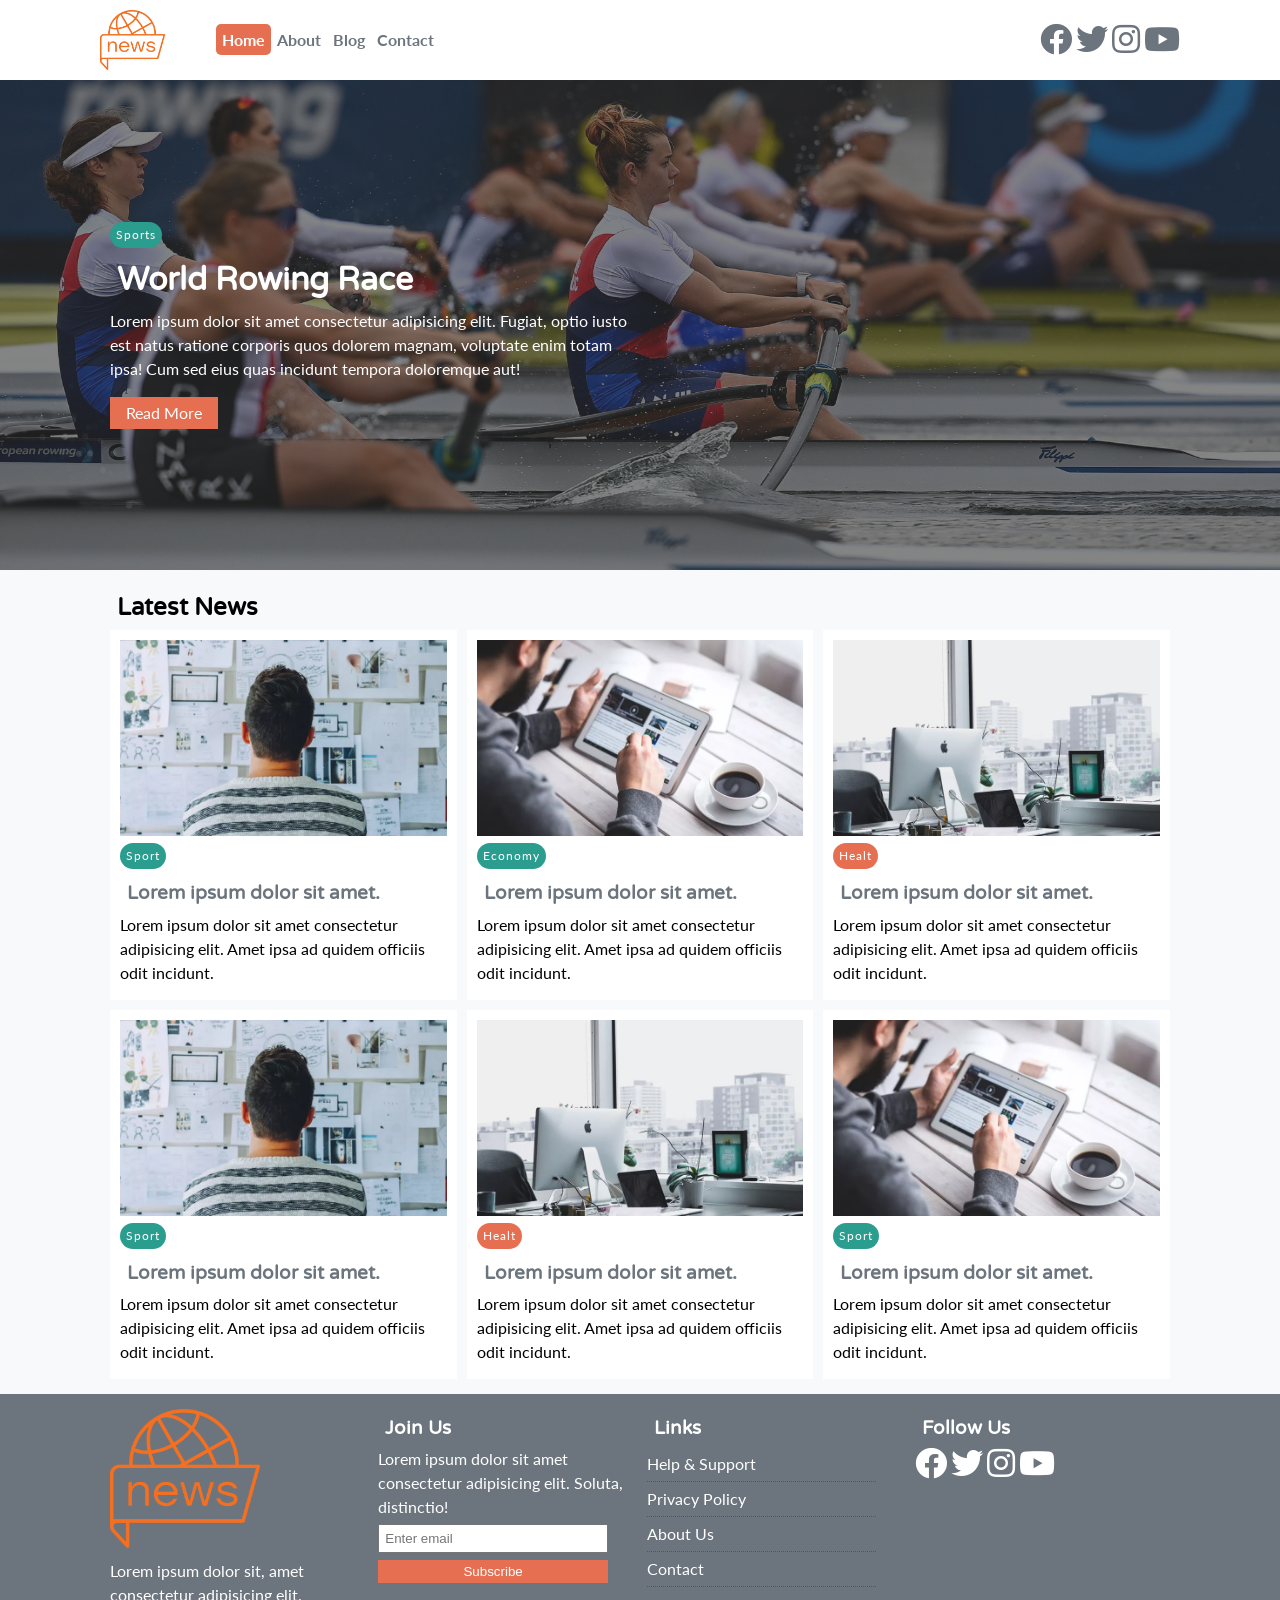
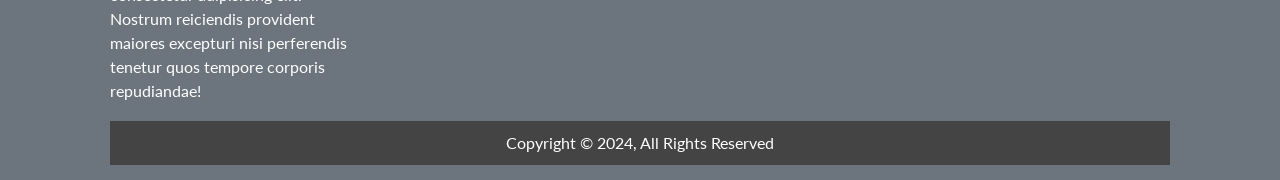
<file: news-site/index.html>
<!DOCTYPE html>
<html lang="tr">
<head>
    <meta charset="UTF-8">
    <meta http-equiv="X-UA-Compatible" content="IE=edge">
    <meta name="viewport" content="width=device-width, initial-scale=1.0">
    <link rel="stylesheet" href="https://cdnjs.cloudflare.com/ajax/libs/font-awesome/5.9.0/css/all.min.css" integrity="sha512-q3eWabyZPc1XTCmF+8/LuE1ozpg5xxn7iO89yfSOd5/oKvyqLngoNGsx8jq92Y8eXJ/IRxQbEC+FGSYxtk2oiw==" crossorigin="anonymous" referrerpolicy="no-referrer" />
    <link href="https://fonts.googleapis.com/css2?family=Lato&family=Varela+Round&display=swap" rel="stylesheet">
    <link rel="stylesheet" href="css/style.css">
    <link rel="stylesheet" media="screen and (max-width: 768px)" href="css/mobile.css">
    <title>News Site</title>
</head>
<body>
    <!-- navbar -->
    <nav id="main-nav" class="nav">
        <div class="container">
            <img src="img/logo.png" alt="" class="logo">
            <ul>
                <li><a class="active" href="index.html">Home</a></li>
                <li><a href="about.html">About</a></li>
                <li><a href="article.html">Blog</a></li>
                <li><a href="contact.html">Contact</a></li>
            </ul>
            <div class="social-icons">
                <a href="#"><i class="fab fa-facebook fa-2x"></i></a>
                <a href="#"><i class="fab fa-twitter fa-2x"></i></a>
                <a href="#"><i class="fab fa-instagram fa-2x"></i></a>
                <a href="#"><i class="fab fa-youtube fa-2x"></i></a>
            </div>
        </div>
    </nav>

    <!-- header -->
    <header id="header">
        <div class="container">
            <div class="header-container">
                <div class="header-content">
                    <div class="category bg-secondary">Sports</div>
                    <h1>World Rowing Race</h1>
                    <p class="mb-4">Lorem ipsum dolor sit amet consectetur adipisicing elit. Fugiat, optio iusto est natus ratione corporis quos dolorem magnam, voluptate enim totam ipsa! Cum sed eius quas incidunt tempora doloremque aut!</p>
                    <a href="#" class="btn btn-primary">Read More</a>
                </div>
            </div>
        </div>
    </header>

    <!-- articles -->
    <section id="main-articles" class="py-2">
        <div class="container">
            <h2>Latest News</h2>
            <div class="articles-container">
                <article class="card">
                    <img src="img/img-1.webp" alt="">
                    <div>
                        <div class="category bg-secondary">Sport</div>
                        <h3><a href="article.html">Lorem ipsum dolor sit amet.</a></h3>
                        <p>Lorem ipsum dolor sit amet consectetur adipisicing elit. Amet ipsa ad quidem officiis odit incidunt.</p>
                    </div>                   
                </article>
                <article class="card">
                    <img src="img/img-2.webp" alt="">
                    <div>
                        <div class="category bg-secondary">Economy</div>
                        <h3><a href="article.html">Lorem ipsum dolor sit amet.</a></h3>
                        <p>Lorem ipsum dolor sit amet consectetur adipisicing elit. Amet ipsa ad quidem officiis odit incidunt.</p>
                    </div>                   
                </article>
                <article class="card">
                    <img src="img/img-3.webp" alt="">
                    <div>
                        <div class="category bg-primary">Healt</div>
                        <h3><a href="article.html">Lorem ipsum dolor sit amet.</a></h3>
                        <p>Lorem ipsum dolor sit amet consectetur adipisicing elit. Amet ipsa ad quidem officiis odit incidunt.</p>
                    </div>                   
                </article>
                <article class="card">
                    <img src="img/img-1.webp" alt="">
                    <div>
                        <div class="category bg-secondary">Sport</div>
                        <h3><a href="article.html">Lorem ipsum dolor sit amet.</a></h3>
                        <p>Lorem ipsum dolor sit amet consectetur adipisicing elit. Amet ipsa ad quidem officiis odit incidunt.</p>
                    </div>                   
                </article>
                <article class="card">
                    <img src="img/img-3.webp" alt="">
                    <div>
                        <div class="category bg-primary">Healt</div>
                        <h3><a href="article.html">Lorem ipsum dolor sit amet.</a></h3>
                        <p>Lorem ipsum dolor sit amet consectetur adipisicing elit. Amet ipsa ad quidem officiis odit incidunt.</p>
                    </div>                   
                </article>
                <article class="card">
                    <img src="img/img-2.webp" alt="">
                    <div>
                        <div class="category bg-secondary">Sport</div>
                        <h3><a href="article.html">Lorem ipsum dolor sit amet.</a></h3>
                        <p>Lorem ipsum dolor sit amet consectetur adipisicing elit. Amet ipsa ad quidem officiis odit incidunt.</p>
                    </div>                   
                </article>
            </div>
        </div>
    </section>

    <!-- footerr -->
    <footer id="main-footer" class="py-2">
        <div class="container footer-container">
            <div>
                <img src="img/logo.png" alt="">
                <p>
                    Lorem ipsum dolor sit, amet consectetur adipisicing elit. Nostrum reiciendis provident maiores excepturi nisi perferendis tenetur quos tempore corporis repudiandae!
                </p>
            </div>
            <div>
                <h3>Join Us</h3>
                <p>Lorem ipsum dolor sit amet consectetur adipisicing elit. Soluta, distinctio!</p>
                <form action="">
                    <input type="email" name="" id="" placeholder="Enter email">
                    <input type="submit" value="Subscribe" class="btn btn-primary">
                </form>
            </div>
            <div>
                <h3>Links</h3>
                <ul>
                    <li><a href="">Help & Support</a></li>
                    <li><a href="">Privacy Policy</a></li>
                    <li><a href="">About Us</a></li>
                    <li><a href="">Contact</a></li>
                </ul>
            </div>
            <div>
                <h3>Follow Us</h3>
                <div>
                    <a href=""><i class="fab fa-facebook fa-2x"></i></a>
                    <a href=""><i class="fab fa-twitter fa-2x"></i></a>
                    <a href=""><i class="fab fa-instagram fa-2x"></i></a>
                    <a href=""><i class="fab fa-youtube fa-2x"></i></a>
                </div>
            </div>
            <div>
                <p>Copyright &copy; 2024, All Rights Reserved</p>
            </div>
        </div>
    </footer>

</body>
</html>
</file>
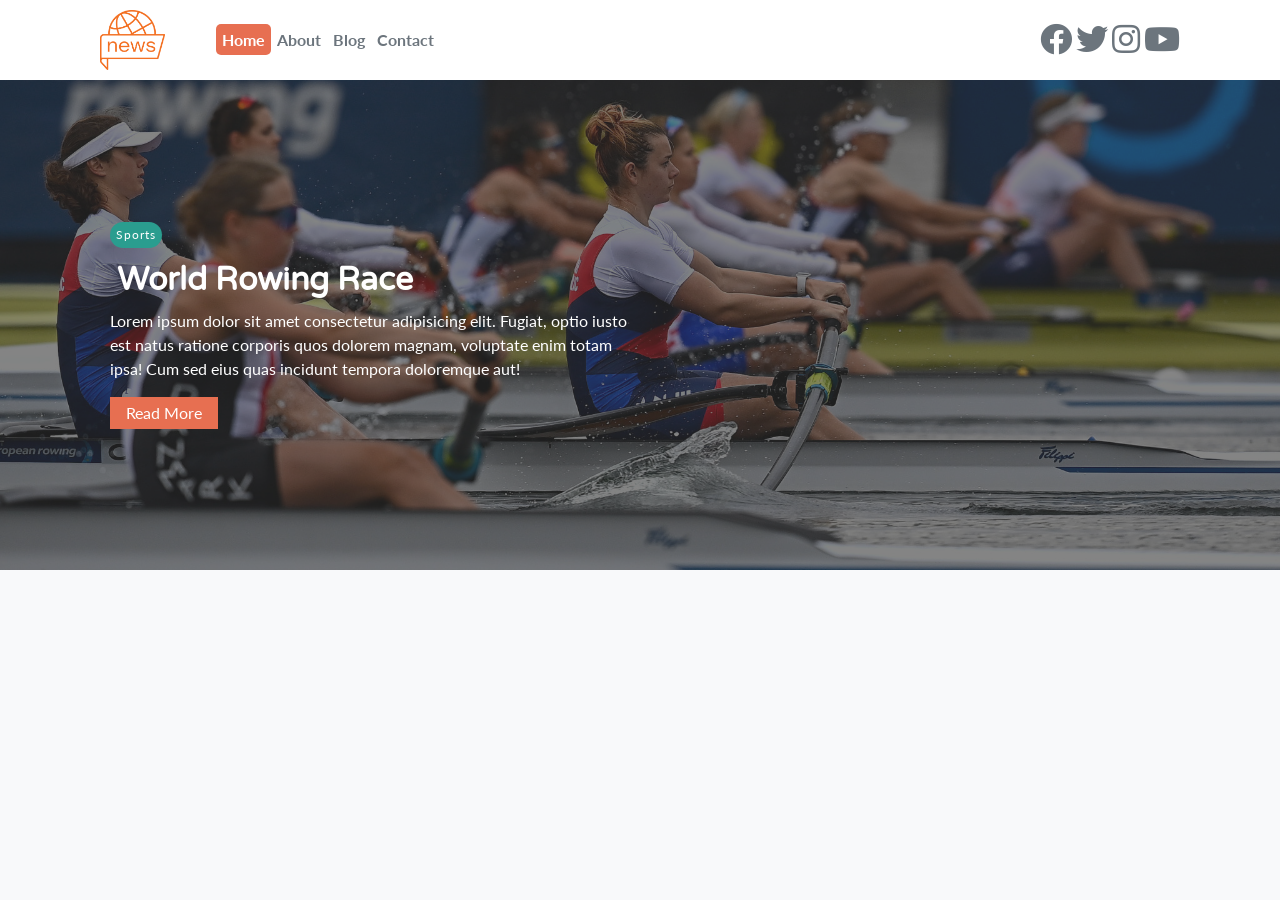
<file: 4_news_site_header/news-site/index.html>
<!DOCTYPE html>
<html lang="tr">
<head>
    <meta charset="UTF-8">
    <meta http-equiv="X-UA-Compatible" content="IE=edge">
    <meta name="viewport" content="width=device-width, initial-scale=1.0">
    <link rel="stylesheet" href="https://cdnjs.cloudflare.com/ajax/libs/font-awesome/5.9.0/css/all.min.css" integrity="sha512-q3eWabyZPc1XTCmF+8/LuE1ozpg5xxn7iO89yfSOd5/oKvyqLngoNGsx8jq92Y8eXJ/IRxQbEC+FGSYxtk2oiw==" crossorigin="anonymous" referrerpolicy="no-referrer" />
    <link href="https://fonts.googleapis.com/css2?family=Lato&family=Varela+Round&display=swap" rel="stylesheet">
    <link rel="stylesheet" href="css/style.css">
    <title>News Site</title>
</head>
<body>
    <!-- navbar -->
    <nav id="main-nav" class="nav">
        <div class="container">
            <img src="img/logo.png" alt="" class="logo">
            <ul>
                <li><a class="active" href="index.html">Home</a></li>
                <li><a href="about.html">About</a></li>
                <li><a href="blog.html">Blog</a></li>
                <li><a href="contact.html">Contact</a></li>
            </ul>
            <div class="social-icons">
                <a href="#"><i class="fab fa-facebook fa-2x"></i></a>
                <a href="#"><i class="fab fa-twitter fa-2x"></i></a>
                <a href="#"><i class="fab fa-instagram fa-2x"></i></a>
                <a href="#"><i class="fab fa-youtube fa-2x"></i></a>
            </div>
        </div>
    </nav>

    <!-- header -->
    <header id="header">
        <div class="container">
            <div class="header-container">
                <div class="header-content">
                    <div class="category bg-secondary">Sports</div>
                    <h1>World Rowing Race</h1>
                    <p class="mb-4">Lorem ipsum dolor sit amet consectetur adipisicing elit. Fugiat, optio iusto est natus ratione corporis quos dolorem magnam, voluptate enim totam ipsa! Cum sed eius quas incidunt tempora doloremque aut!</p>
                    <a href="#" class="btn btn-primary">Read More</a>
                </div>
            </div>
        </div>
    </header>

</body>
</html>
</file>
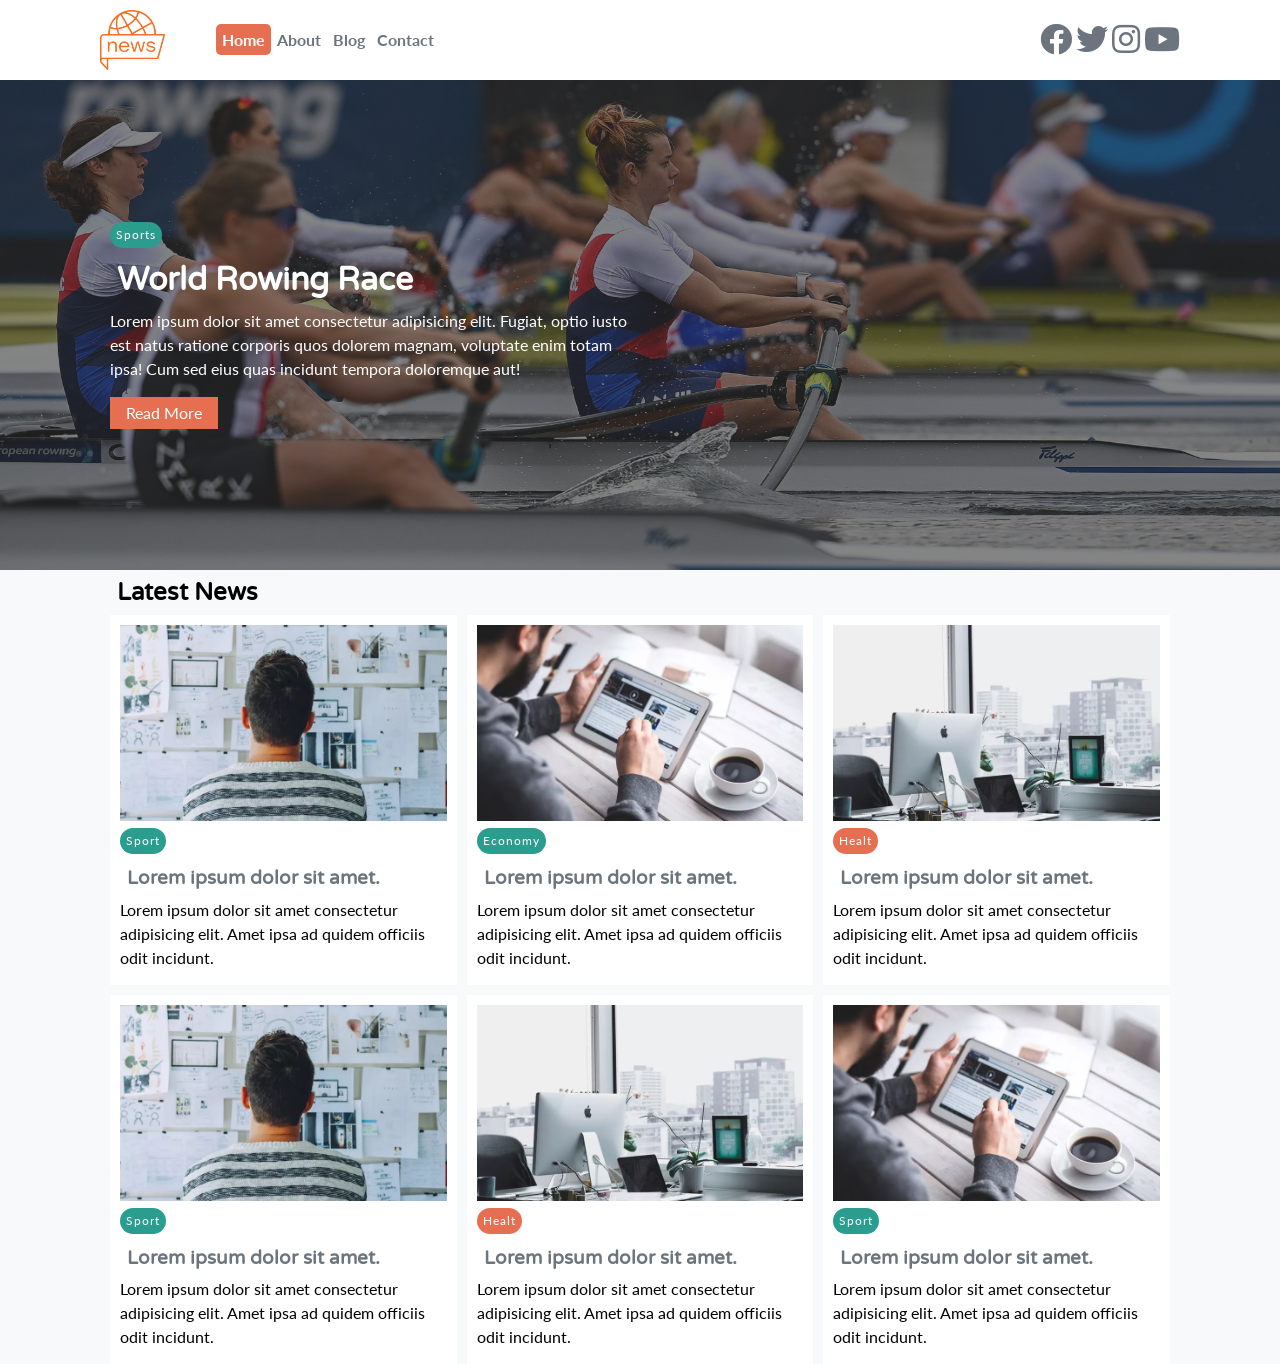
<file: 5_news_site_article_grid/news-site/index.html>
<!DOCTYPE html>
<html lang="tr">
<head>
    <meta charset="UTF-8">
    <meta http-equiv="X-UA-Compatible" content="IE=edge">
    <meta name="viewport" content="width=device-width, initial-scale=1.0">
    <link rel="stylesheet" href="https://cdnjs.cloudflare.com/ajax/libs/font-awesome/5.9.0/css/all.min.css" integrity="sha512-q3eWabyZPc1XTCmF+8/LuE1ozpg5xxn7iO89yfSOd5/oKvyqLngoNGsx8jq92Y8eXJ/IRxQbEC+FGSYxtk2oiw==" crossorigin="anonymous" referrerpolicy="no-referrer" />
    <link href="https://fonts.googleapis.com/css2?family=Lato&family=Varela+Round&display=swap" rel="stylesheet">
    <link rel="stylesheet" href="css/style.css">
    <title>News Site</title>
</head>
<body>
    <!-- navbar -->
    <nav id="main-nav" class="nav">
        <div class="container">
            <img src="img/logo.png" alt="" class="logo">
            <ul>
                <li><a class="active" href="index.html">Home</a></li>
                <li><a href="about.html">About</a></li>
                <li><a href="blog.html">Blog</a></li>
                <li><a href="contact.html">Contact</a></li>
            </ul>
            <div class="social-icons">
                <a href="#"><i class="fab fa-facebook fa-2x"></i></a>
                <a href="#"><i class="fab fa-twitter fa-2x"></i></a>
                <a href="#"><i class="fab fa-instagram fa-2x"></i></a>
                <a href="#"><i class="fab fa-youtube fa-2x"></i></a>
            </div>
        </div>
    </nav>

    <!-- header -->
    <header id="header">
        <div class="container">
            <div class="header-container">
                <div class="header-content">
                    <div class="category bg-secondary">Sports</div>
                    <h1>World Rowing Race</h1>
                    <p class="mb-4">Lorem ipsum dolor sit amet consectetur adipisicing elit. Fugiat, optio iusto est natus ratione corporis quos dolorem magnam, voluptate enim totam ipsa! Cum sed eius quas incidunt tempora doloremque aut!</p>
                    <a href="#" class="btn btn-primary">Read More</a>
                </div>
            </div>
        </div>
    </header>

    <section id="main-articles">
        <div class="container">
            <h2>Latest News</h2>
            <div class="articles-container">
                <article class="card">
                    <img src="img/img-1.webp" alt="">
                    <div>
                        <div class="category bg-secondary">Sport</div>
                        <h3><a href="article.html">Lorem ipsum dolor sit amet.</a></h3>
                        <p>Lorem ipsum dolor sit amet consectetur adipisicing elit. Amet ipsa ad quidem officiis odit incidunt.</p>
                    </div>                   
                </article>
                <article class="card">
                    <img src="img/img-2.webp" alt="">
                    <div>
                        <div class="category bg-secondary">Economy</div>
                        <h3><a href="article.html">Lorem ipsum dolor sit amet.</a></h3>
                        <p>Lorem ipsum dolor sit amet consectetur adipisicing elit. Amet ipsa ad quidem officiis odit incidunt.</p>
                    </div>                   
                </article>
                <article class="card">
                    <img src="img/img-3.webp" alt="">
                    <div>
                        <div class="category bg-primary">Healt</div>
                        <h3><a href="article.html">Lorem ipsum dolor sit amet.</a></h3>
                        <p>Lorem ipsum dolor sit amet consectetur adipisicing elit. Amet ipsa ad quidem officiis odit incidunt.</p>
                    </div>                   
                </article>
                <article class="card">
                    <img src="img/img-1.webp" alt="">
                    <div>
                        <div class="category bg-secondary">Sport</div>
                        <h3><a href="article.html">Lorem ipsum dolor sit amet.</a></h3>
                        <p>Lorem ipsum dolor sit amet consectetur adipisicing elit. Amet ipsa ad quidem officiis odit incidunt.</p>
                    </div>                   
                </article>
                <article class="card">
                    <img src="img/img-3.webp" alt="">
                    <div>
                        <div class="category bg-primary">Healt</div>
                        <h3><a href="article.html">Lorem ipsum dolor sit amet.</a></h3>
                        <p>Lorem ipsum dolor sit amet consectetur adipisicing elit. Amet ipsa ad quidem officiis odit incidunt.</p>
                    </div>                   
                </article>
                <article class="card">
                    <img src="img/img-2.webp" alt="">
                    <div>
                        <div class="category bg-secondary">Sport</div>
                        <h3><a href="article.html">Lorem ipsum dolor sit amet.</a></h3>
                        <p>Lorem ipsum dolor sit amet consectetur adipisicing elit. Amet ipsa ad quidem officiis odit incidunt.</p>
                    </div>                   
                </article>
            </div>
        </div>
    </section>

</body>
</html>
</file>
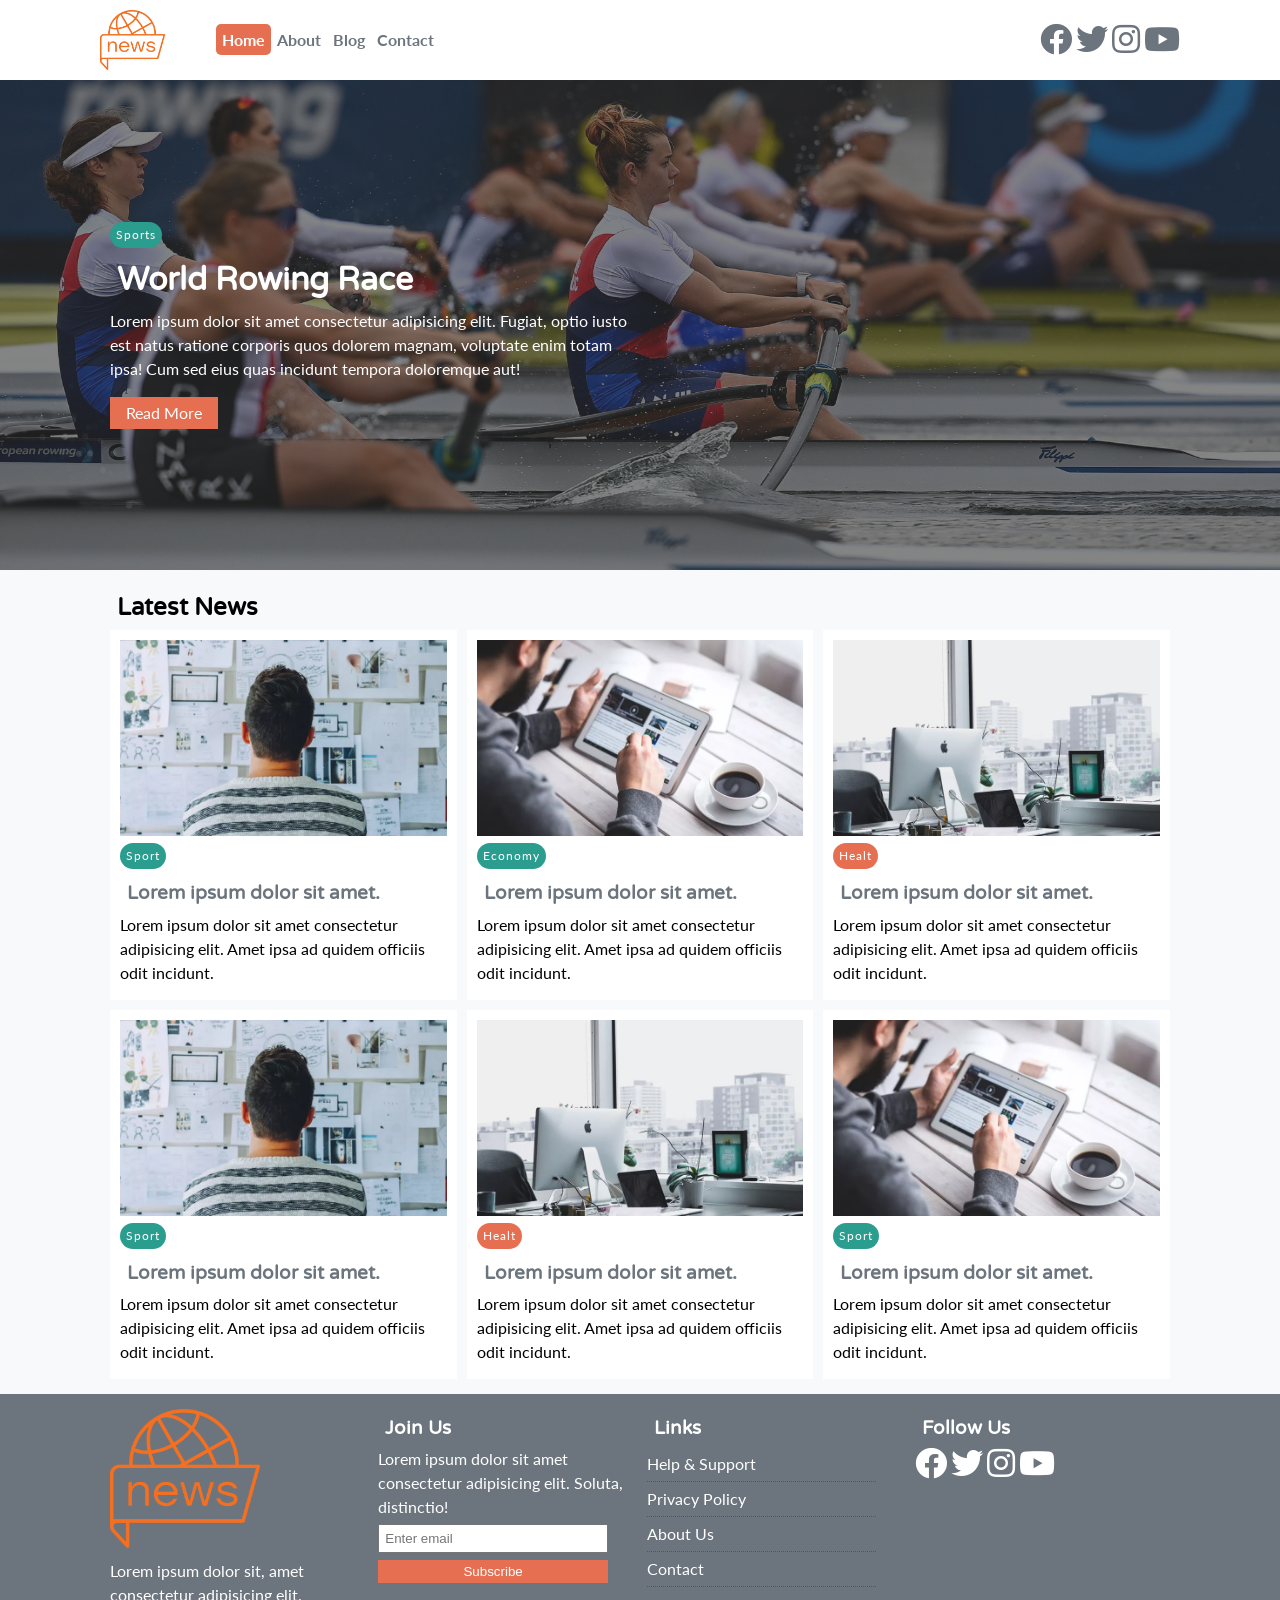
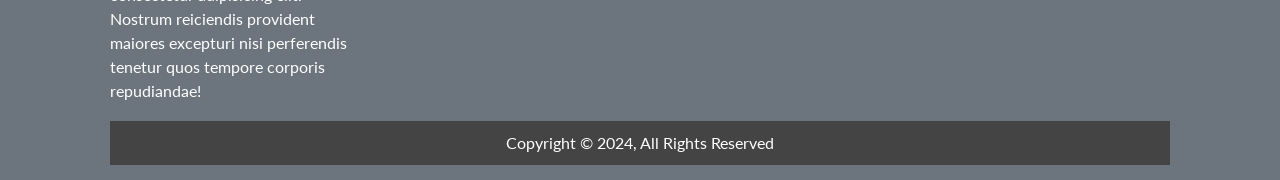
<file: 6_news_site_footer/news-site/index.html>
<!DOCTYPE html>
<html lang="tr">
<head>
    <meta charset="UTF-8">
    <meta http-equiv="X-UA-Compatible" content="IE=edge">
    <meta name="viewport" content="width=device-width, initial-scale=1.0">
    <link rel="stylesheet" href="https://cdnjs.cloudflare.com/ajax/libs/font-awesome/5.9.0/css/all.min.css" integrity="sha512-q3eWabyZPc1XTCmF+8/LuE1ozpg5xxn7iO89yfSOd5/oKvyqLngoNGsx8jq92Y8eXJ/IRxQbEC+FGSYxtk2oiw==" crossorigin="anonymous" referrerpolicy="no-referrer" />
    <link href="https://fonts.googleapis.com/css2?family=Lato&family=Varela+Round&display=swap" rel="stylesheet">
    <link rel="stylesheet" href="css/style.css">
    <title>News Site</title>
</head>
<body>
    <!-- navbar -->
    <nav id="main-nav" class="nav">
        <div class="container">
            <img src="img/logo.png" alt="" class="logo">
            <ul>
                <li><a class="active" href="index.html">Home</a></li>
                <li><a href="about.html">About</a></li>
                <li><a href="blog.html">Blog</a></li>
                <li><a href="contact.html">Contact</a></li>
            </ul>
            <div class="social-icons">
                <a href="#"><i class="fab fa-facebook fa-2x"></i></a>
                <a href="#"><i class="fab fa-twitter fa-2x"></i></a>
                <a href="#"><i class="fab fa-instagram fa-2x"></i></a>
                <a href="#"><i class="fab fa-youtube fa-2x"></i></a>
            </div>
        </div>
    </nav>

    <!-- header -->
    <header id="header">
        <div class="container">
            <div class="header-container">
                <div class="header-content">
                    <div class="category bg-secondary">Sports</div>
                    <h1>World Rowing Race</h1>
                    <p class="mb-4">Lorem ipsum dolor sit amet consectetur adipisicing elit. Fugiat, optio iusto est natus ratione corporis quos dolorem magnam, voluptate enim totam ipsa! Cum sed eius quas incidunt tempora doloremque aut!</p>
                    <a href="#" class="btn btn-primary">Read More</a>
                </div>
            </div>
        </div>
    </header>

    <!-- articles -->
    <section id="main-articles" class="py-2">
        <div class="container">
            <h2>Latest News</h2>
            <div class="articles-container">
                <article class="card">
                    <img src="img/img-1.webp" alt="">
                    <div>
                        <div class="category bg-secondary">Sport</div>
                        <h3><a href="article.html">Lorem ipsum dolor sit amet.</a></h3>
                        <p>Lorem ipsum dolor sit amet consectetur adipisicing elit. Amet ipsa ad quidem officiis odit incidunt.</p>
                    </div>                   
                </article>
                <article class="card">
                    <img src="img/img-2.webp" alt="">
                    <div>
                        <div class="category bg-secondary">Economy</div>
                        <h3><a href="article.html">Lorem ipsum dolor sit amet.</a></h3>
                        <p>Lorem ipsum dolor sit amet consectetur adipisicing elit. Amet ipsa ad quidem officiis odit incidunt.</p>
                    </div>                   
                </article>
                <article class="card">
                    <img src="img/img-3.webp" alt="">
                    <div>
                        <div class="category bg-primary">Healt</div>
                        <h3><a href="article.html">Lorem ipsum dolor sit amet.</a></h3>
                        <p>Lorem ipsum dolor sit amet consectetur adipisicing elit. Amet ipsa ad quidem officiis odit incidunt.</p>
                    </div>                   
                </article>
                <article class="card">
                    <img src="img/img-1.webp" alt="">
                    <div>
                        <div class="category bg-secondary">Sport</div>
                        <h3><a href="article.html">Lorem ipsum dolor sit amet.</a></h3>
                        <p>Lorem ipsum dolor sit amet consectetur adipisicing elit. Amet ipsa ad quidem officiis odit incidunt.</p>
                    </div>                   
                </article>
                <article class="card">
                    <img src="img/img-3.webp" alt="">
                    <div>
                        <div class="category bg-primary">Healt</div>
                        <h3><a href="article.html">Lorem ipsum dolor sit amet.</a></h3>
                        <p>Lorem ipsum dolor sit amet consectetur adipisicing elit. Amet ipsa ad quidem officiis odit incidunt.</p>
                    </div>                   
                </article>
                <article class="card">
                    <img src="img/img-2.webp" alt="">
                    <div>
                        <div class="category bg-secondary">Sport</div>
                        <h3><a href="article.html">Lorem ipsum dolor sit amet.</a></h3>
                        <p>Lorem ipsum dolor sit amet consectetur adipisicing elit. Amet ipsa ad quidem officiis odit incidunt.</p>
                    </div>                   
                </article>
            </div>
        </div>
    </section>

    <!-- footerr -->
    <footer id="main-footer" class="py-2">
        <div class="container footer-container">
            <div>
                <img src="img/logo.png" alt="">
                <p>
                    Lorem ipsum dolor sit, amet consectetur adipisicing elit. Nostrum reiciendis provident maiores excepturi nisi perferendis tenetur quos tempore corporis repudiandae!
                </p>
            </div>
            <div>
                <h3>Join Us</h3>
                <p>Lorem ipsum dolor sit amet consectetur adipisicing elit. Soluta, distinctio!</p>
                <form action="">
                    <input type="email" name="" id="" placeholder="Enter email">
                    <input type="submit" value="Subscribe" class="btn btn-primary">
                </form>
            </div>
            <div>
                <h3>Links</h3>
                <ul>
                    <li><a href="">Help & Support</a></li>
                    <li><a href="">Privacy Policy</a></li>
                    <li><a href="">About Us</a></li>
                    <li><a href="">Contact</a></li>
                </ul>
            </div>
            <div>
                <h3>Follow Us</h3>
                <div>
                    <a href=""><i class="fab fa-facebook fa-2x"></i></a>
                    <a href=""><i class="fab fa-twitter fa-2x"></i></a>
                    <a href=""><i class="fab fa-instagram fa-2x"></i></a>
                    <a href=""><i class="fab fa-youtube fa-2x"></i></a>
                </div>
            </div>
            <div>
                <p>Copyright &copy; 2024, All Rights Reserved</p>
            </div>
        </div>
    </footer>

</body>
</html>
</file>
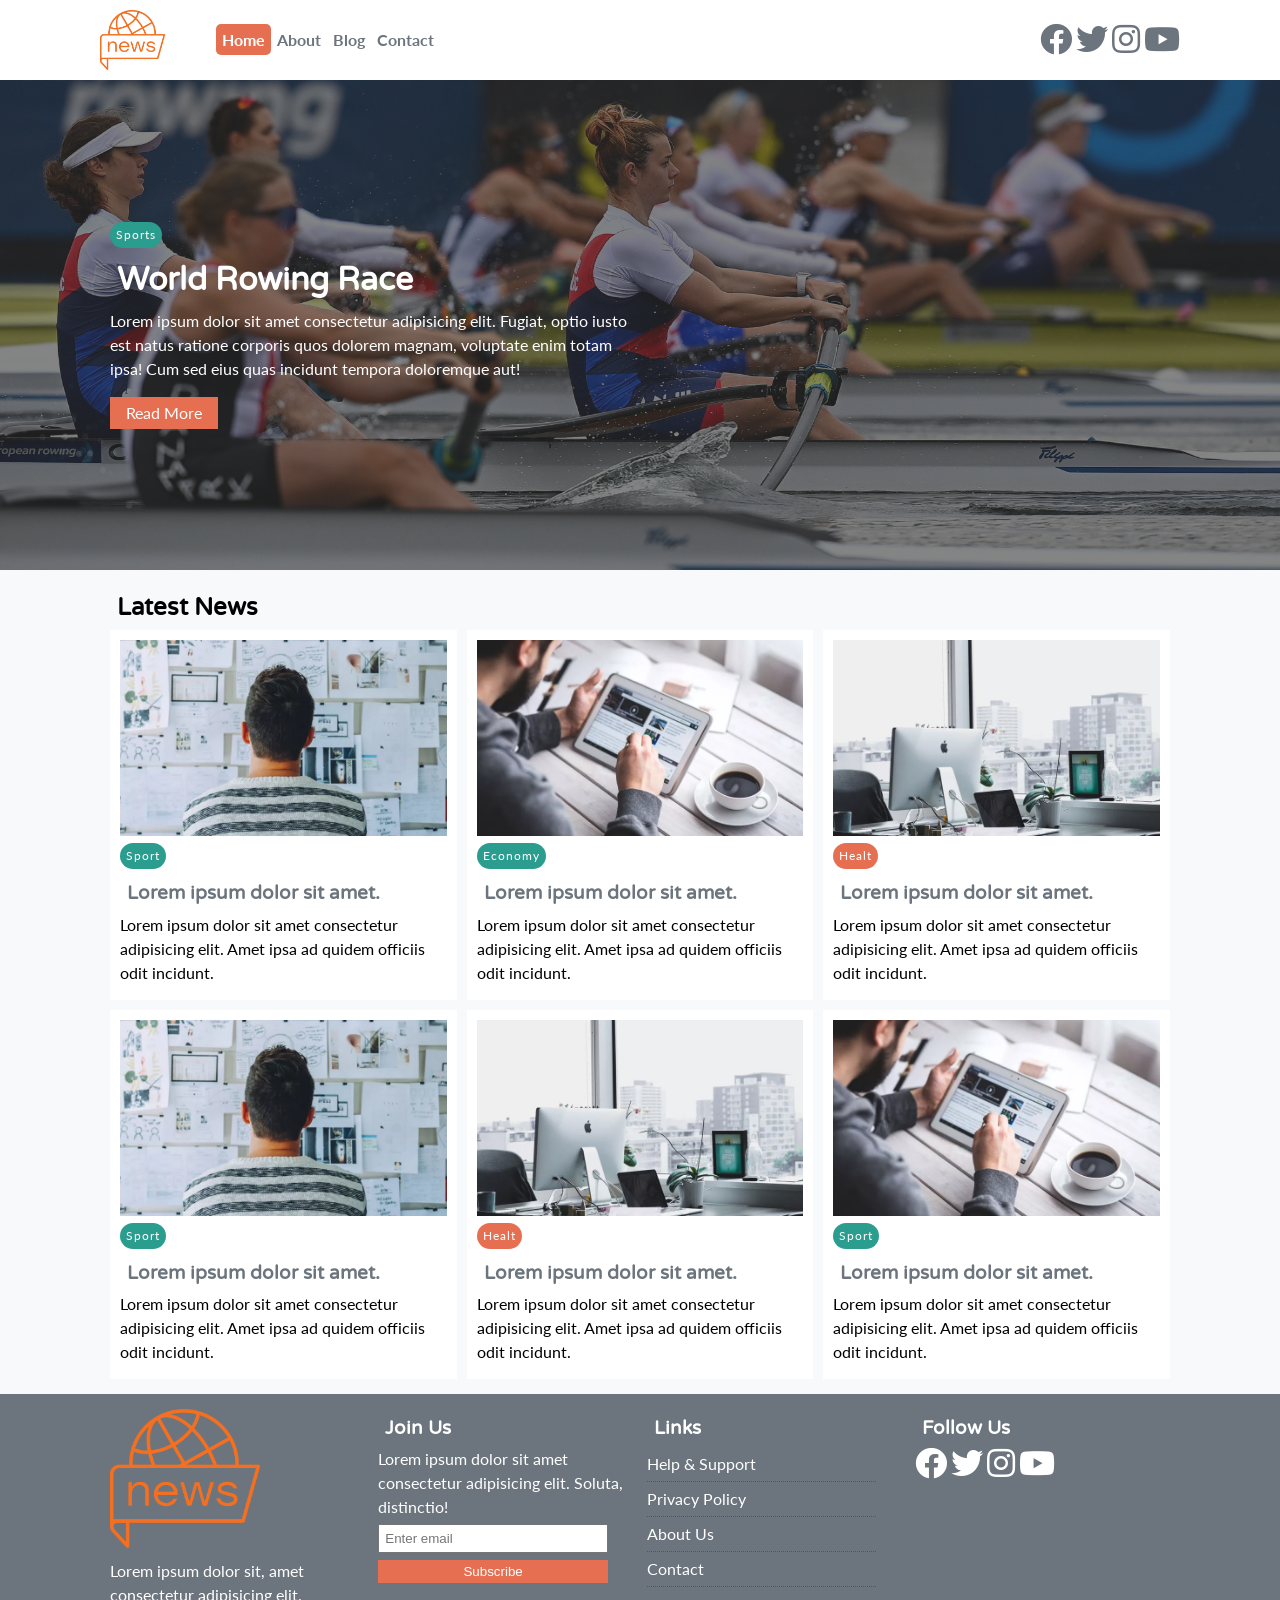
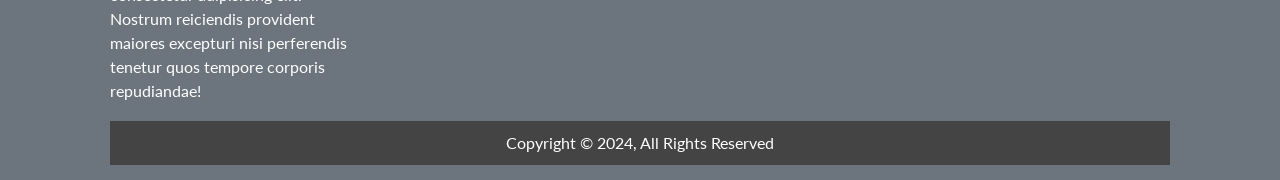
<file: 8_news_site_responsive/news-site/index.html>
<!DOCTYPE html>
<html lang="tr">
<head>
    <meta charset="UTF-8">
    <meta http-equiv="X-UA-Compatible" content="IE=edge">
    <meta name="viewport" content="width=device-width, initial-scale=1.0">
    <link rel="stylesheet" href="https://cdnjs.cloudflare.com/ajax/libs/font-awesome/5.9.0/css/all.min.css" integrity="sha512-q3eWabyZPc1XTCmF+8/LuE1ozpg5xxn7iO89yfSOd5/oKvyqLngoNGsx8jq92Y8eXJ/IRxQbEC+FGSYxtk2oiw==" crossorigin="anonymous" referrerpolicy="no-referrer" />
    <link href="https://fonts.googleapis.com/css2?family=Lato&family=Varela+Round&display=swap" rel="stylesheet">
    <link rel="stylesheet" href="css/style.css">
    <link rel="stylesheet" media="screen and (max-width: 768px)" href="css/mobile.css">
    <title>News Site</title>
</head>
<body>
    <!-- navbar -->
    <nav id="main-nav" class="nav">
        <div class="container">
            <img src="img/logo.png" alt="" class="logo">
            <ul>
                <li><a class="active" href="index.html">Home</a></li>
                <li><a href="about.html">About</a></li>
                <li><a href="blog.html">Blog</a></li>
                <li><a href="contact.html">Contact</a></li>
            </ul>
            <div class="social-icons">
                <a href="#"><i class="fab fa-facebook fa-2x"></i></a>
                <a href="#"><i class="fab fa-twitter fa-2x"></i></a>
                <a href="#"><i class="fab fa-instagram fa-2x"></i></a>
                <a href="#"><i class="fab fa-youtube fa-2x"></i></a>
            </div>
        </div>
    </nav>

    <!-- header -->
    <header id="header">
        <div class="container">
            <div class="header-container">
                <div class="header-content">
                    <div class="category bg-secondary">Sports</div>
                    <h1>World Rowing Race</h1>
                    <p class="mb-4">Lorem ipsum dolor sit amet consectetur adipisicing elit. Fugiat, optio iusto est natus ratione corporis quos dolorem magnam, voluptate enim totam ipsa! Cum sed eius quas incidunt tempora doloremque aut!</p>
                    <a href="#" class="btn btn-primary">Read More</a>
                </div>
            </div>
        </div>
    </header>

    <!-- articles -->
    <section id="main-articles" class="py-2">
        <div class="container">
            <h2>Latest News</h2>
            <div class="articles-container">
                <article class="card">
                    <img src="img/img-1.webp" alt="">
                    <div>
                        <div class="category bg-secondary">Sport</div>
                        <h3><a href="article.html">Lorem ipsum dolor sit amet.</a></h3>
                        <p>Lorem ipsum dolor sit amet consectetur adipisicing elit. Amet ipsa ad quidem officiis odit incidunt.</p>
                    </div>                   
                </article>
                <article class="card">
                    <img src="img/img-2.webp" alt="">
                    <div>
                        <div class="category bg-secondary">Economy</div>
                        <h3><a href="article.html">Lorem ipsum dolor sit amet.</a></h3>
                        <p>Lorem ipsum dolor sit amet consectetur adipisicing elit. Amet ipsa ad quidem officiis odit incidunt.</p>
                    </div>                   
                </article>
                <article class="card">
                    <img src="img/img-3.webp" alt="">
                    <div>
                        <div class="category bg-primary">Healt</div>
                        <h3><a href="article.html">Lorem ipsum dolor sit amet.</a></h3>
                        <p>Lorem ipsum dolor sit amet consectetur adipisicing elit. Amet ipsa ad quidem officiis odit incidunt.</p>
                    </div>                   
                </article>
                <article class="card">
                    <img src="img/img-1.webp" alt="">
                    <div>
                        <div class="category bg-secondary">Sport</div>
                        <h3><a href="article.html">Lorem ipsum dolor sit amet.</a></h3>
                        <p>Lorem ipsum dolor sit amet consectetur adipisicing elit. Amet ipsa ad quidem officiis odit incidunt.</p>
                    </div>                   
                </article>
                <article class="card">
                    <img src="img/img-3.webp" alt="">
                    <div>
                        <div class="category bg-primary">Healt</div>
                        <h3><a href="article.html">Lorem ipsum dolor sit amet.</a></h3>
                        <p>Lorem ipsum dolor sit amet consectetur adipisicing elit. Amet ipsa ad quidem officiis odit incidunt.</p>
                    </div>                   
                </article>
                <article class="card">
                    <img src="img/img-2.webp" alt="">
                    <div>
                        <div class="category bg-secondary">Sport</div>
                        <h3><a href="article.html">Lorem ipsum dolor sit amet.</a></h3>
                        <p>Lorem ipsum dolor sit amet consectetur adipisicing elit. Amet ipsa ad quidem officiis odit incidunt.</p>
                    </div>                   
                </article>
            </div>
        </div>
    </section>

    <!-- footerr -->
    <footer id="main-footer" class="py-2">
        <div class="container footer-container">
            <div>
                <img src="img/logo.png" alt="">
                <p>
                    Lorem ipsum dolor sit, amet consectetur adipisicing elit. Nostrum reiciendis provident maiores excepturi nisi perferendis tenetur quos tempore corporis repudiandae!
                </p>
            </div>
            <div>
                <h3>Join Us</h3>
                <p>Lorem ipsum dolor sit amet consectetur adipisicing elit. Soluta, distinctio!</p>
                <form action="">
                    <input type="email" name="" id="" placeholder="Enter email">
                    <input type="submit" value="Subscribe" class="btn btn-primary">
                </form>
            </div>
            <div>
                <h3>Links</h3>
                <ul>
                    <li><a href="">Help & Support</a></li>
                    <li><a href="">Privacy Policy</a></li>
                    <li><a href="">About Us</a></li>
                    <li><a href="">Contact</a></li>
                </ul>
            </div>
            <div>
                <h3>Follow Us</h3>
                <div>
                    <a href=""><i class="fab fa-facebook fa-2x"></i></a>
                    <a href=""><i class="fab fa-twitter fa-2x"></i></a>
                    <a href=""><i class="fab fa-instagram fa-2x"></i></a>
                    <a href=""><i class="fab fa-youtube fa-2x"></i></a>
                </div>
            </div>
            <div>
                <p>Copyright &copy; 2024, All Rights Reserved</p>
            </div>
        </div>
    </footer>

</body>
</html>
</file>
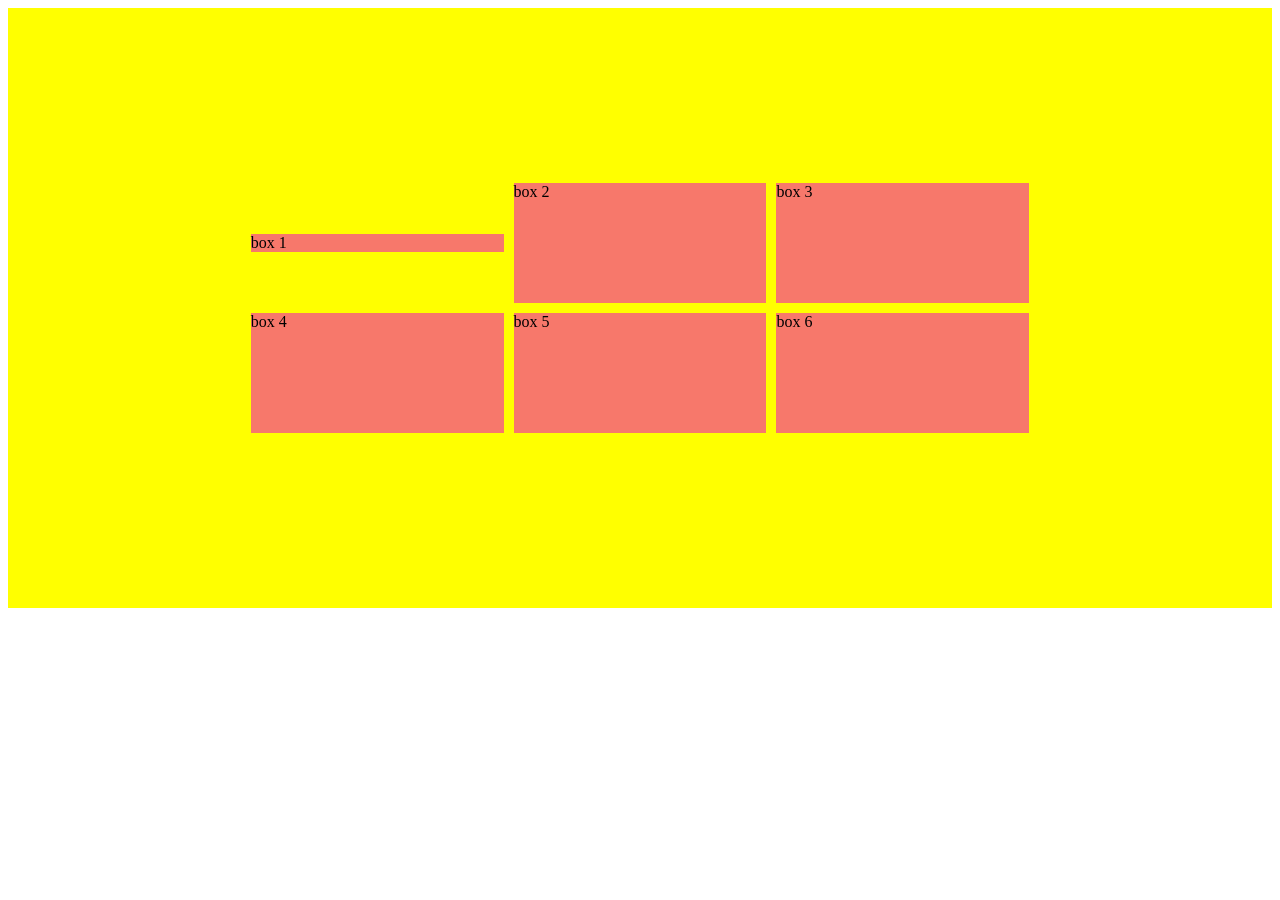
<file: grid-alignment.html>
<!DOCTYPE html>
<html lang="tr">
<head>
    <meta charset="UTF-8">
    <meta http-equiv="X-UA-Compatible" content="IE=edge">
    <meta name="viewport" content="width=device-width, initial-scale=1.0">
    <title>Document</title>
    <style>
        .container {
            display: grid;

            grid-template-columns: repeat(3, 20%);
            grid-template-rows: repeat(2, 20%);
            gap: 10px;
            height: 600px;
            background-color: yellow;

            /* justify-items: stretch; */
            /* justify-items: center; */
            /* justify-items: start; */
            /* justify-items: end; */

            /* align-items: stretch; */
            /* align-items: center; */
            /* align-items: start; */
            /* align-items: end; */

            /* justify-content: end; */
            /* justify-content: start; */
            justify-content: center;

            /* align-content: start; */
            /* align-content: end; */
            align-content: center;

        }
         .item {
            background-color: #f7786b;
        }

        .item:first-child {
            /* align-self: start; */
            align-self: center;
        }
    </style>
</head>
<body>
    <div class="container">
        <div class="item">box 1</div>
        <div class="item">box 2</div>
        <div class="item">box 3</div>
        <div class="item">box 4</div>
        <div class="item">box 5</div>
        <div class="item">box 6</div>
    </div>
</body>
</html>
</file>
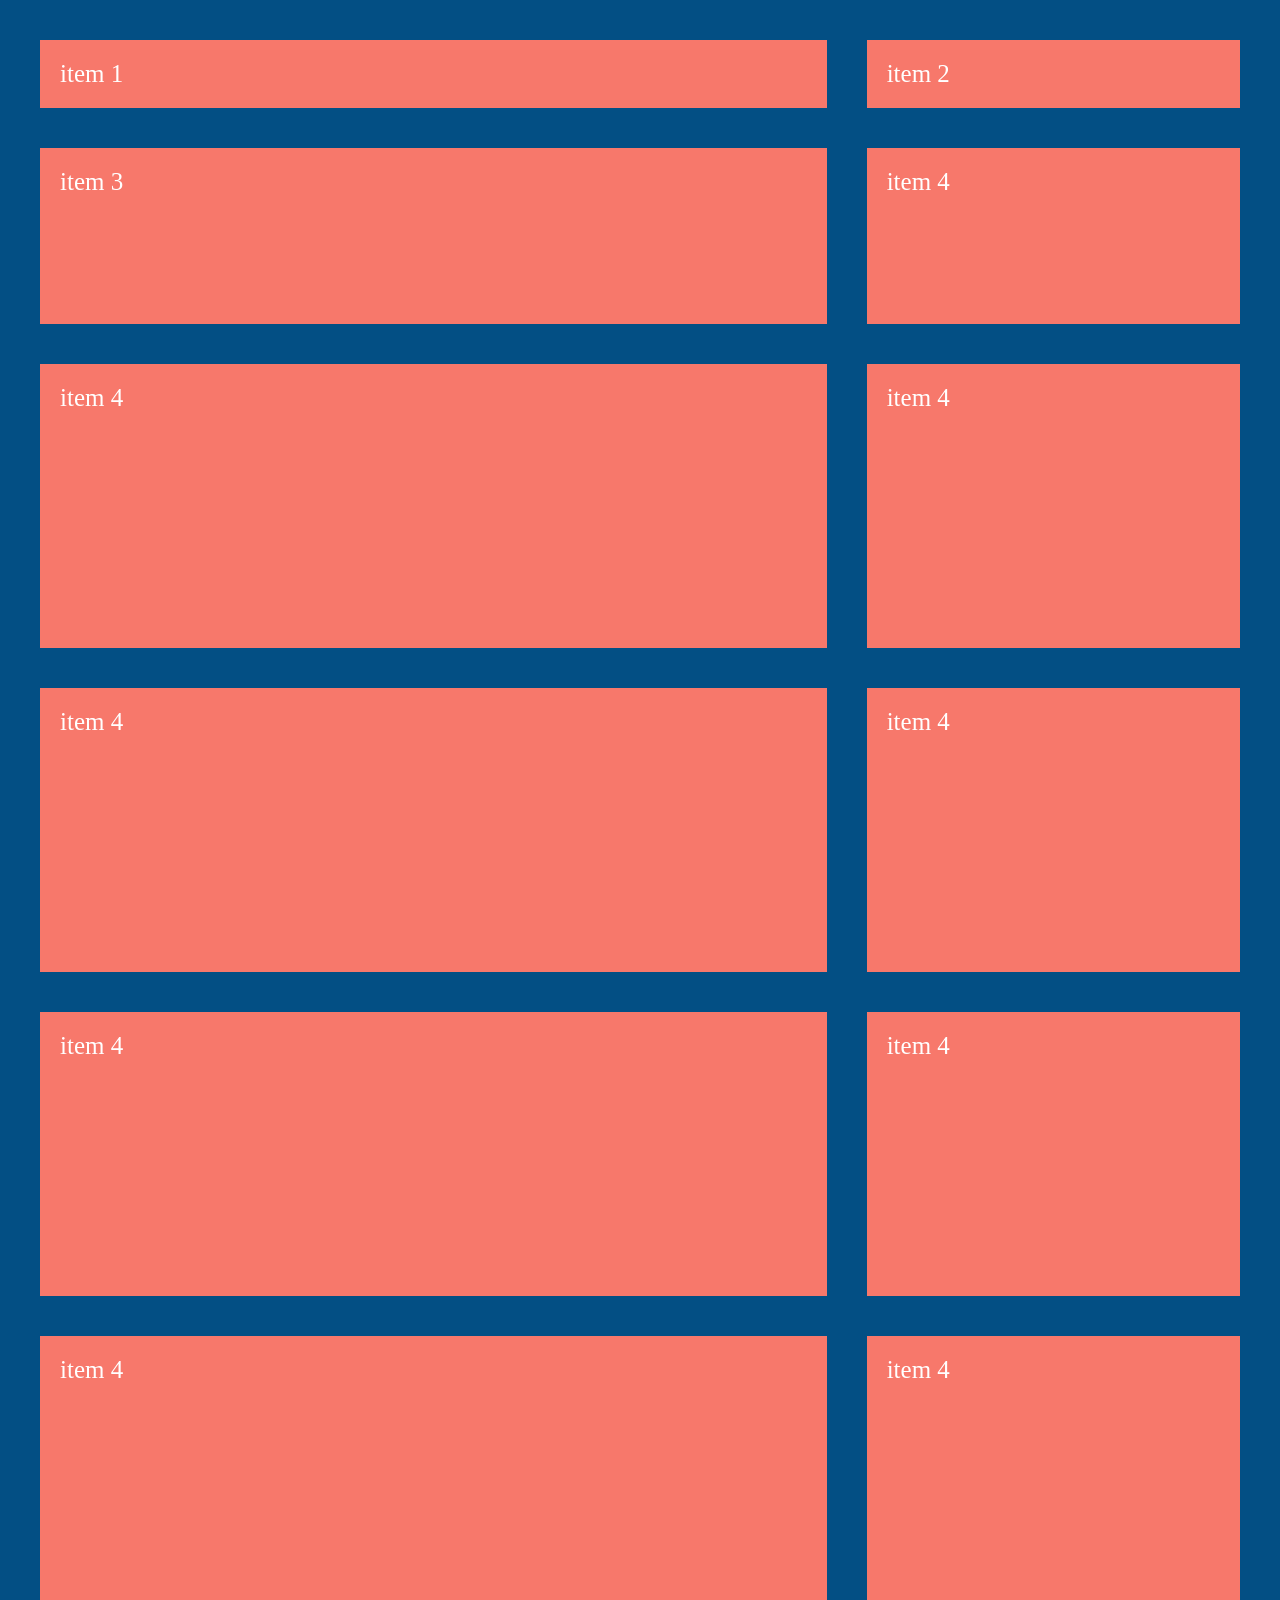
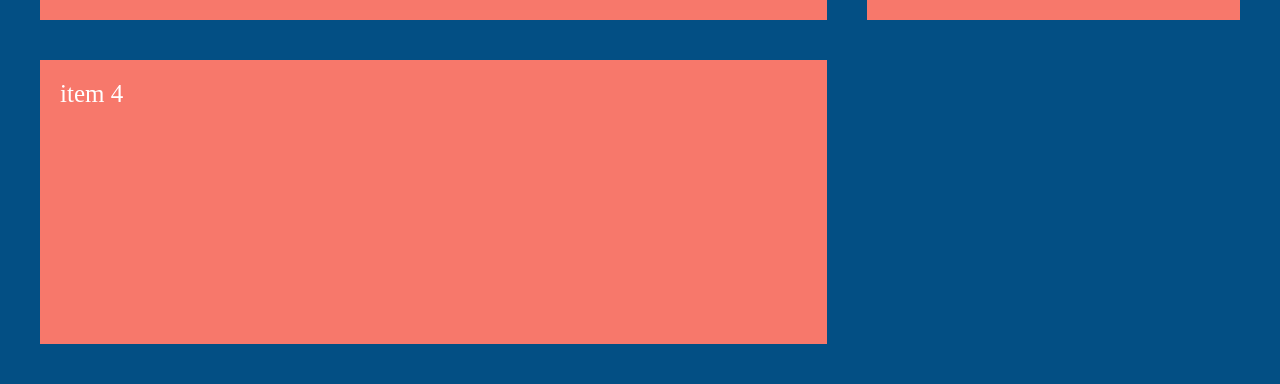
<file: grid-columns-rows.html>
<!DOCTYPE html>
<html lang="tr">
<head>
    <meta charset="UTF-8">
    <meta http-equiv="X-UA-Compatible" content="IE=edge">
    <meta name="viewport" content="width=device-width, initial-scale=1.0">
    <title>Document</title>
    <style>
        body {
            margin: 0;
        }

        .container {
            display: grid;

            /* grid-template-columns: 150px 250px 400px 150px; */
            /* grid-template-columns: 150px auto 200px auto; */
            /* grid-template-columns: auto auto 20%; */
            /* grid-template-columns: repeat(3, auto); */
            /* grid-template-columns: repeat(4, 200px); */
            grid-template-columns: 2fr 1fr;
            grid-template-rows: 1fr 2fr;

            grid-auto-rows: 3fr;

            background-color: #034f84;

            padding: 20px;
        }

        .item {
            background-color: #f7786b;
            padding: 20px;
            margin: 20px;
            color: #fff;
            font-size: 25px;
        }
    </style>
</head>
<body>
    <div class="container">
        <div class="item">item 1</div>
        <div class="item">item 2</div>
        <div class="item">item 3</div>
        <div class="item">item 4</div>
        <div class="item">item 4</div>
        <div class="item">item 4</div>
        <div class="item">item 4</div>
        <div class="item">item 4</div>
        <div class="item">item 4</div>
        <div class="item">item 4</div>
        <div class="item">item 4</div>
        <div class="item">item 4</div>
        <div class="item">item 4</div>
    </div>
</body>
</html>
</file>
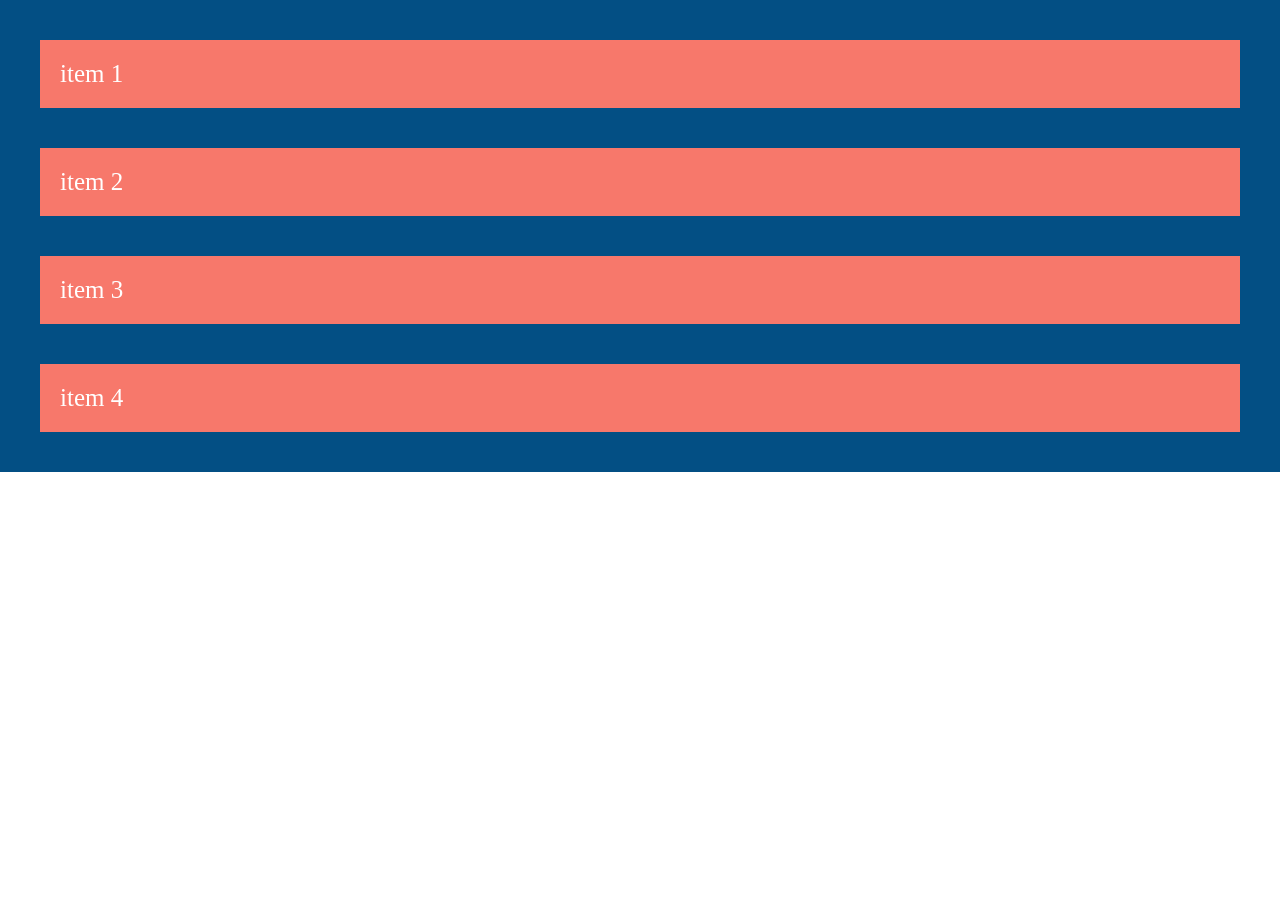
<file: grid-container.html>
<!DOCTYPE html>
<html lang="tr">
<head>
    <meta charset="UTF-8">
    <meta http-equiv="X-UA-Compatible" content="IE=edge">
    <meta name="viewport" content="width=device-width, initial-scale=1.0">
    <title>Document</title>
    <style>
        body {
            margin: 0;
        }

        .container {
            display: grid;
            /* display: inline-grid; */
            background-color: #034f84;

            padding: 20px;
        }

        .item {
            background-color: #f7786b;
            padding: 20px;
            margin: 20px;
            color: #fff;
            font-size: 25px;
        }
    </style>
</head>
<body>
    <div class="container">
        <div class="item">item 1</div>
        <div class="item">item 2</div>
        <div class="item">item 3</div>
        <div class="item">item 4</div>
    </div>
</body>
</html>
</file>
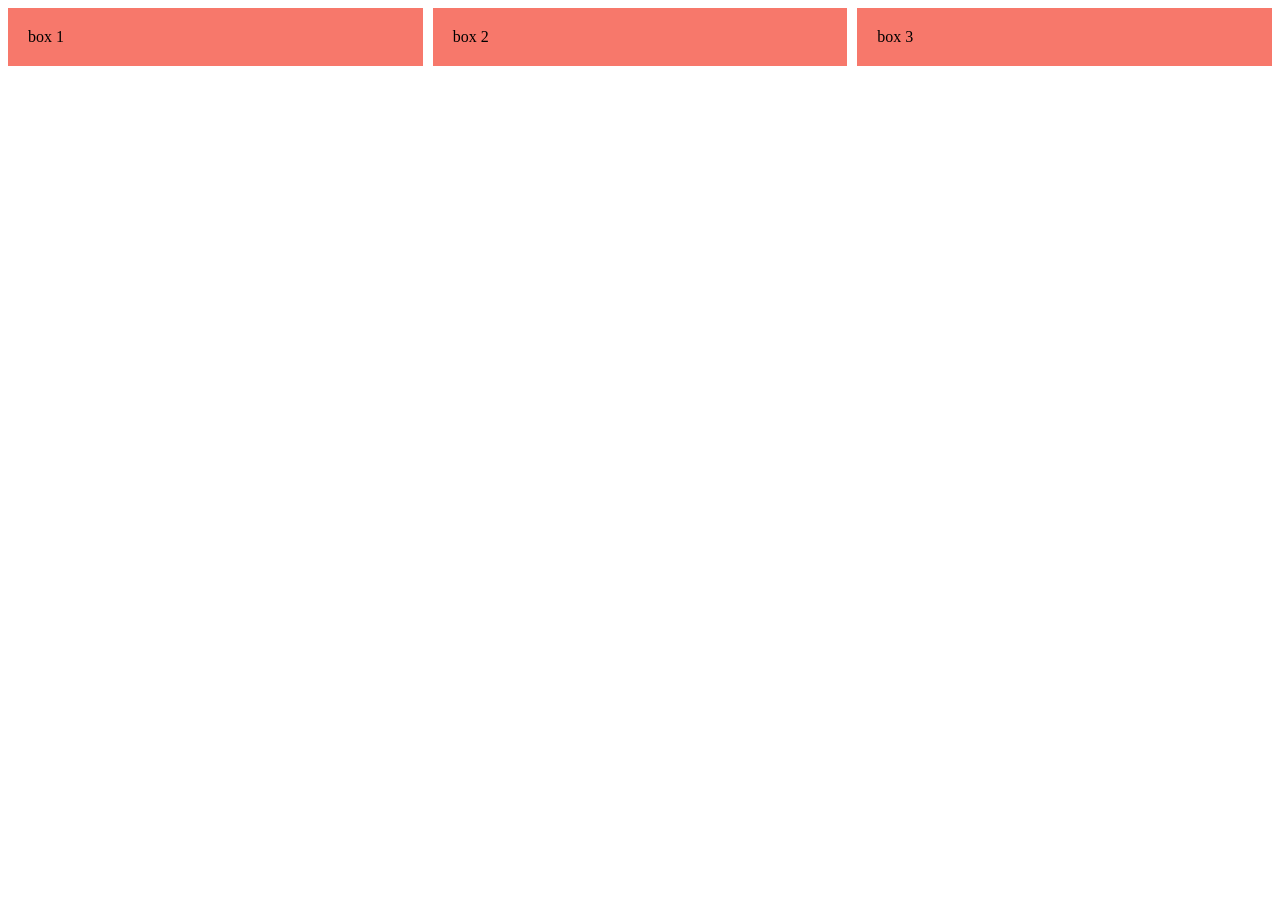
<file: grid-minmax.html>
<!DOCTYPE html>
<html lang="tr">
<head>
    <meta charset="UTF-8">
    <meta http-equiv="X-UA-Compatible" content="IE=edge">
    <meta name="viewport" content="width=device-width, initial-scale=1.0">
    <title>Document</title>
    <style>
       .container {
            display: grid;

            /* grid-template-columns: minmax(200px, 500px) 1fr 1fr; */
            /* grid-template-columns:  repeat(3, minmax(200px, 1fr)); */
            /* grid-template-columns:  repeat(auto-fill, minmax(200px, 1fr)); */
            grid-template-columns:  repeat(auto-fit, minmax(200px, 1fr));

            gap: 10px;
        } 

        .item {
            background-color: #f7786b;
            padding: 20px;
        }
    </style>
</head>
<body>
    
    <div class="container">
        <div class="item">box 1</div>
        <div class="item">box 2</div>
        <div class="item">box 3</div>
    </div>


</body>
</html>
</file>
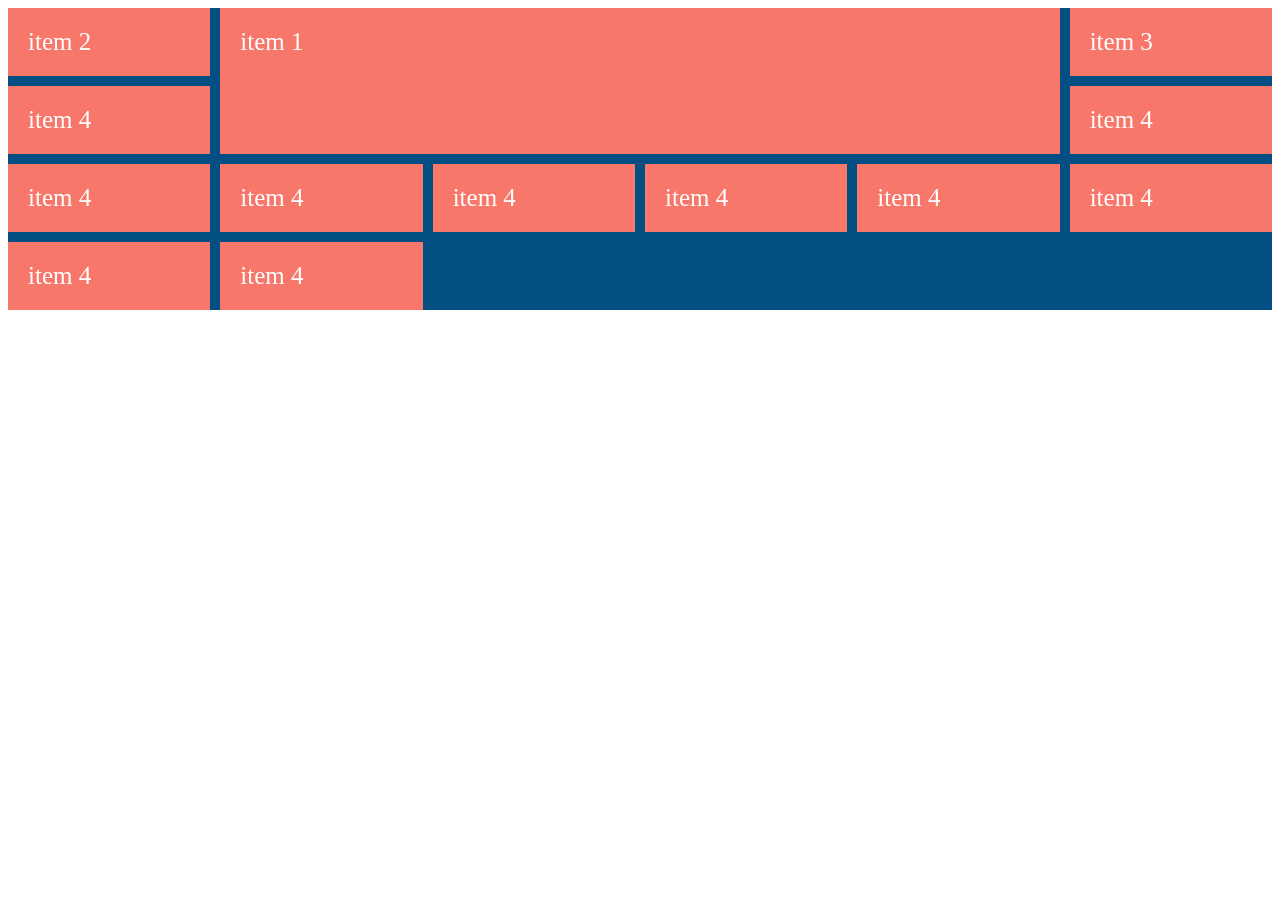
<file: grid-spanning.html>
<!DOCTYPE html>
<html lang="tr">
<head>
    <meta charset="UTF-8">
    <meta http-equiv="X-UA-Compatible" content="IE=edge">
    <meta name="viewport" content="width=device-width, initial-scale=1.0">
    <title>Document</title>
    <style>

        .container {
            display: grid;

            grid-template-columns: repeat(6, 1fr);
            gap: 10px;
            /* row-gap: 10px; */
            /* column-gap: 10px; */

            background-color: #034f84;
        }

        .item {
            background-color: #f7786b;
            padding: 20px;
            color: #fff;
            font-size: 25px;
        }

        .item:first-child {

            /* grid-row-start: 1;
            grid-row-end: 3; */
            /* grid-row: 1 / 3; */
            /* grid-row: 1 / span 3; */ 

            /* grid-column-start: 2;
            grid-column-end: 5; */
            /* grid-column: 2 / 5; */
            /* grid-column: 2 / span 4; */           

            grid-area: 1 / 2 / span 2 / span 4;

        }
    </style>
</head>
<body>
    <div class="container">
        <div class="item">item 1</div>
        <div class="item">item 2</div>
        <div class="item">item 3</div>
        <div class="item">item 4</div>
        <div class="item">item 4</div>
        <div class="item">item 4</div>
        <div class="item">item 4</div>
        <div class="item">item 4</div>
        <div class="item">item 4</div>
        <div class="item">item 4</div>
        <div class="item">item 4</div>
        <div class="item">item 4</div>
        <div class="item">item 4</div>
    </div>
</body>
</html>
</file>
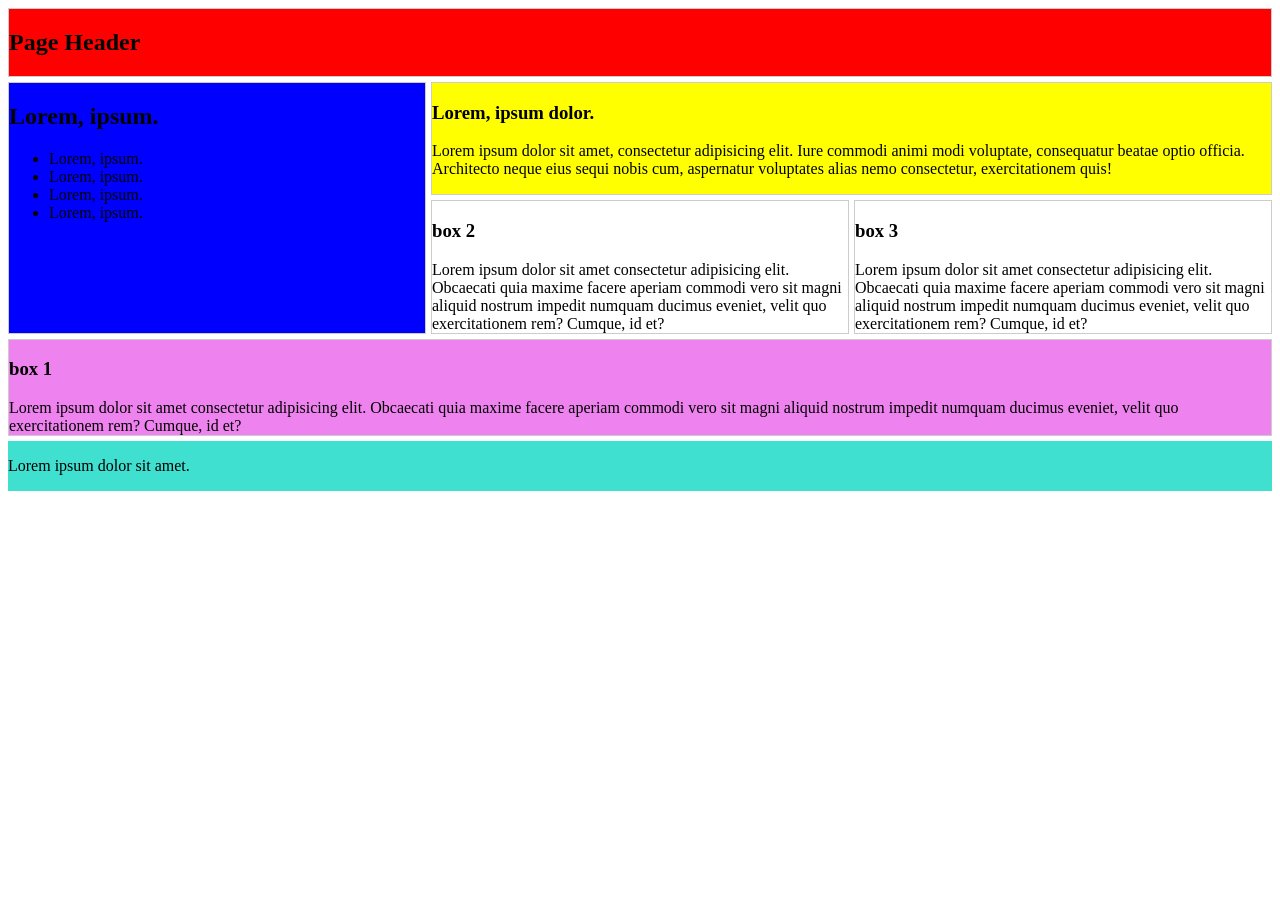
<file: named-grid-areas.html>
<!DOCTYPE html>
<html lang="tr">
<head>
    <meta charset="UTF-8">
    <meta http-equiv="X-UA-Compatible" content="IE=edge">
    <meta name="viewport" content="width=device-width, initial-scale=1.0">
    <title>Document</title>
    <style>
        .container {
            display: grid;
            grid-template-columns: repeat(3, 1fr);
            grid-template-areas: "header header header"
                                "sidebar content content"
                                "sidebar . ."
                                "box1 box1 box1"
                                "footer footer footer";
            gap: 5px;
        }

        .header {
            grid-area: header;
            background-color: red;
        }

        .sidebar {
            grid-area: sidebar;
            background-color: blue;
        }

        .content {
           grid-area: content;
           background-color: yellow;
        }

        .box-1 {
            grid-area: box1;
            background-color: violet;
        }

        .footer {
            grid-area: footer;
            background-color: turquoise;
        }

        .header, .content, .sidebar, .box-1, .box-2,.box-3 {
            border: 1px solid #ccc;
        }
    </style>
</head>
<body>
    
    <div class="container">
        <header class="header">
            <h2>Page Header</h2>
        </header>
        <section class="content">
            <h3>Lorem, ipsum dolor.</h3>
            <p>Lorem ipsum dolor sit amet, consectetur adipisicing elit. Iure commodi animi modi voluptate, consequatur beatae optio officia. Architecto neque eius sequi nobis cum, aspernatur voluptates alias nemo consectetur, exercitationem quis!</p>
        </section>
        <section class="sidebar">
            <h2>Lorem, ipsum.</h2>
            <ul>
                <li>Lorem, ipsum.</li>
                <li>Lorem, ipsum.</li>
                <li>Lorem, ipsum.</li>
                <li>Lorem, ipsum.</li>
            </ul>
        </section>
        <div class="box-1">
            <h3>box 1</h3>
            Lorem ipsum dolor sit amet consectetur adipisicing elit. Obcaecati quia maxime facere aperiam commodi vero sit magni aliquid nostrum impedit numquam ducimus eveniet, velit quo exercitationem rem? Cumque, id et?
        </div>
        <div class="box-2">
            <h3>box 2</h3>
            Lorem ipsum dolor sit amet consectetur adipisicing elit. Obcaecati quia maxime facere aperiam commodi vero sit magni aliquid nostrum impedit numquam ducimus eveniet, velit quo exercitationem rem? Cumque, id et?
        </div>
        <div class="box-3">
            <h3>box 3</h3>
            Lorem ipsum dolor sit amet consectetur adipisicing elit. Obcaecati quia maxime facere aperiam commodi vero sit magni aliquid nostrum impedit numquam ducimus eveniet, velit quo exercitationem rem? Cumque, id et?
        </div>
        
        <footer class="footer">
            <p>Lorem ipsum dolor sit amet.</p>
        </footer>
    </div>


</body>
</html>
</file>
<file: news-site/css/style.css>
:root {
    --primary-color: #e76f51;
    --secondary-color: #2a9d8f;
    --light-color: #f8f9fa;
    --dark-color: #6c757d;
    --max-width: 1100px;
}

* {
    margin: 0;
    padding: 0;
    box-sizing: border-box;
}

html {
    font-size: 10px;
}

body {
    font-family: 'Lato', sans-serif;
    font-size: 1.6rem;
    line-height: 1.5;
    background-color: var(--light-color);
}

a {
    color: var(--dark-color);
    text-decoration: none;
}

ul {
    list-style: none;
}

img {
    width: 100%;
}

h1, h2, h3, h4, h5, h6 {
    font-family: 'Varela Round', sans-serif;
    margin: .7rem;
    line-height: 1.3;
}

p {
    margin: .5rem 0;
}

/* utils */
.container {
    max-width: var(--max-width);
    margin: 0 auto;
    padding: 0 2rem;
}

.btn {
    display: inline-block;
    border: none;
    background-color: var(--dark-color);
    color: #fff;
    padding: .4rem 1.6rem;
    text-align: center;
}

.btn-light { background-color: var(--light-color);}
.btn-dark { background-color: var(--dark-color);}
.btn-primary { background-color: var(--primary-color);}

.btn:hover {opacity: 0.8;}

.btn-block {
    display: block;
    width: 100%;
    text-align: center;
}

.bg-primary {background-color: var(--primary-color); color: #fff;}
.bg-secondary {background-color: var(--secondary-color) !important; color: #fff;}
.bg-light {background-color: var(--light-color); color: var(--dark-color);}
.bg-dark {background-color: var(--dark-color); color: #fff; }

.p-1 {padding: 0.5rem;}
.p-2 {padding: 0.6rem;}
.p-3 {padding: 0.8rem;}
.p-4 {padding: 1rem;}

.pt-1 {padding-top: 0.5rem;}
.pt-2 {padding-top: 0.6rem;}
.pt-3 {padding-top: 0.8rem;}
.pt-4 {padding-top: 1rem;}

.py-1 { padding-top: 0.5rem; padding-bottom: 0.5rem; }
.py-2 { padding-top: 1.5rem; padding-bottom: 1.5rem; }

.px-1 { padding-right: 0.5rem; padding-left: 0.5rem; }
.px-2 { padding-right: 0.6rem; padding-left: 0.6rem; }

.m-1 {margin: 0.5rem;}
.m-2 {margin: 0.6rem;}
.m-3 {margin: 0.8rem;}
.m-4 {margin: 1rem;}

.mb-1 {margin-bottom: 0.5rem;}
.mb-2 {margin-bottom: 0.6rem;}
.mb-3 {margin-bottom: 0.8rem;}
.mb-4 {margin-bottom: 1.6rem;}

.card {
    background-color: #fff;
    padding: 1rem;
}

.card-primary {
    background-color: var(--primary-color);
    padding: 1rem;
}

.category {
    display: inline-block;
    color: #fff;
    font-size: 1.2rem;
    letter-spacing: 1px;
    padding: .4rem .6rem;
    border-radius: 15px;
    margin-bottom: .5rem;
}


/* navbar */
#main-nav {
    background-color: #fff;
    position: sticky;
    top: 0;
    z-index: 3;
}

#main-nav .container {
    display: grid;
    grid-template-columns: 0.6fr 3fr 2fr;
    padding: 1rem;
    align-items: center;
}

#main-nav .logo {
    width: 65px;
}

#main-nav ul {
    display: flex;
    justify-self: start;
}

#main-nav ul li a {
    padding: 0.6rem;
    font-weight: bold;
}

#main-nav ul li a.active {
    background-color: var(--primary-color);
    color: #fff;
    border-radius: 5px;
}

#main-nav ul li a:hover {
    background-color: var(--light-color);
    color: var(--dark-color);
}

#main-nav .social-icons {
    justify-self: end;
}

/* header */
#header {
    color: #fff;
    background: #333;
    padding: 2rem;
    position: relative;
}

#header::before {
    content: '';
    background: url('../img/rowing.jpeg') no-repeat center center/cover;
    position: absolute;
    top: 0;
    left: 0;
    width: 100%;
    height: 100%;
    opacity: 0.4;
}

#header .header-container {
    display: grid;
    grid-template-columns: repeat(2, 1fr);
    height: 50vh;
    align-items: center;
}

#header .header-content {
    z-index: 2;
}

/* articles */
#main-articles .articles-container {
    display: grid;
    grid-template-columns: repeat(3, 1fr);
    gap: 1rem;
}

/* footer */
#main-footer {
    background-color: var(--dark-color);
    color: #fff;
}

#main-footer img {
    width: 150px;
}

#main-footer a {
    color: #fff;
}

#main-footer .footer-container {
    display: grid;
    grid-template-columns: repeat(4, 1fr);
    gap: 1.3rem;
}

#main-footer .footer-container > *:last-child {
   background-color: #444;
   grid-column: 1 / span 4;
   padding: .5rem;
   text-align: center;
}

#main-footer .footer-container input[type='email'] {
    width: 90%;
    padding: .5rem;
    margin-bottom: .5rem;
}

#main-footer .footer-container input[type='submit'] {
    width: 90%;
}

#main-footer .footer-container ul li {
    padding: .5rem 0;
    border-bottom: 1px dotted #555;
    width: 90%;
}

#main-footer .footer-container ul li a:hover {
    color: var(--primary-color);
}

/* article details */
.page-container {
    display: grid;
    grid-template-columns: 5fr 2fr;
    margin: 2.5rem 0;
    gap: 1.5rem;
}

.page-container > *:first-child {
    grid-row: 1 / span 3;
}

#article .meta {
    display: flex;
    justify-content: space-between;
    align-items: center;
    padding: 1rem;
    background-color: #eee;
}

.page-container #categories ul li {
    padding: .5rem 0;
    border-bottom: 1px dotted #555;
    width: 90%;
}

.page-container #categories ul li a:hover {
    color: var(--primary-color);
}
</file>
<file: news-site/css/mobile.css>
#main-nav .social-icons {
    display: none;
}

#main-nav .container {
    grid-template-columns: 1fr;
    gap: 1.2rem;
}

#main-nav ul, 
#main-nav img {
    justify-self: center;
} 

#main-articles .articles-container {
    grid-template-columns: repeat(2, 1fr);
}

@media(max-width: 600px) {
    #header .header-container,
    #main-articles .articles-container,
    #main-footer .footer-container {
        grid-template-columns: 1fr;
    }

    #main-footer .footer-container > *:last-child {
        grid-column: 1;
    }


    #main-footer .footer-container > * {
        border-bottom: 1px dotted #444;
        padding-bottom: 1rem;
    }

    .page-container { 
        grid-template-columns: 1fr;
    }

}
</file>
<file: 4_news_site_header/news-site/css/style.css>
:root {
    --primary-color: #e76f51;
    --secondary-color: #2a9d8f;
    --light-color: #f8f9fa;
    --dark-color: #6c757d;
    --max-width: 1100px;
}

* {
    margin: 0;
    padding: 0;
    box-sizing: border-box;
}

html {
    font-size: 10px;
}

body {
    font-family: 'Lato', sans-serif;
    font-size: 1.6rem;
    line-height: 1.5;
    background-color: var(--light-color);
}

a {
    color: var(--dark-color);
    text-decoration: none;
}

ul {
    list-style: none;
}

img {
    width: 100%;
}

h1, h2, h3, h4, h5, h6 {
    font-family: 'Varela Round', sans-serif;
    margin: .7rem;
    line-height: 1.3;
}

p {
    margin: .5rem 0;
}

/* utils */
.container {
    max-width: var(--max-width);
    margin: 0 auto;
    padding: 0 2rem;
}

.btn {
    display: inline-block;
    border: none;
    background-color: var(--dark-color);
    color: #fff;
    padding: .4rem 1.6rem;
    text-align: center;
}

.btn-light { background-color: var(--light-color);}
.btn-dark { background-color: var(--dark-color);}
.btn-primary { background-color: var(--primary-color);}

.btn:hover {opacity: 0.8;}

.btn-block {
    display: block;
    width: 100%;
    text-align: center;
}

.bg-primary {background-color: var(--primary-color); color: #fff;}
.bg-secondary {background-color: var(--secondary-color); color: #fff;}
.bg-light {background-color: var(--light-color); color: var(--dark-color);}
.bg-dark {background-color: var(--dark-color); color: #fff; }

.p-1 {padding: 0.5rem;}
.p-2 {padding: 0.6rem;}
.p-3 {padding: 0.8rem;}
.p-4 {padding: 1rem;}

.pt-1 {padding-top: 0.5rem;}
.pt-2 {padding-top: 0.6rem;}
.pt-3 {padding-top: 0.8rem;}
.pt-4 {padding-top: 1rem;}

.py-1 { padding-top: 0.5rem; padding-bottom: 0.5rem; }
.py-2 { padding-top: 0.6rem; padding-bottom: 0.6rem; }

.px-1 { padding-right: 0.5rem; padding-left: 0.5rem; }
.px-2 { padding-right: 0.6rem; padding-left: 0.6rem; }

.m-1 {margin: 0.5rem;}
.m-2 {margin: 0.6rem;}
.m-3 {margin: 0.8rem;}
.m-4 {margin: 1rem;}

.mb-1 {margin-bottom: 0.5rem;}
.mb-2 {margin-bottom: 0.6rem;}
.mb-3 {margin-bottom: 0.8rem;}
.mb-4 {margin-bottom: 1.6rem;}

.card {
    background-color: #fff;
    padding: 1rem;
}

.card-primary {
    background-color: var(--primary-color);
    padding: 1rem;
}

.category {
    display: inline-block;
    color: #fff;
    font-size: 1.2rem;
    letter-spacing: 1px;
    padding: .4rem .6rem;
    border-radius: 15px;
    margin-bottom: .5rem;
}


/* navbar */
#main-nav {
    background-color: #fff;
    position: sticky;
    top: 0;
    z-index: 3;
}

#main-nav .container {
    display: grid;
    grid-template-columns: 0.6fr 3fr 2fr;
    padding: 1rem;
    align-items: center;
}

#main-nav .logo {
    width: 65px;
}

#main-nav ul {
    display: flex;
    justify-self: start;
}

#main-nav ul li a {
    padding: 0.6rem;
    font-weight: bold;
}

#main-nav ul li a.active {
    background-color: var(--primary-color);
    color: #fff;
    border-radius: 5px;
}

#main-nav ul li a:hover {
    background-color: var(--light-color);
    color: var(--dark-color);
}

#main-nav .social-icons {
    justify-self: end;
}

/* header */
#header {
    color: #fff;
    background: #333;
    padding: 2rem;
    position: relative;
}

#header::before {
    content: '';
    background: url('../img/rowing.jpeg') no-repeat center center/cover;
    position: absolute;
    top: 0;
    left: 0;
    width: 100%;
    height: 100%;
    opacity: 0.4;
}

#header .header-container {
    display: grid;
    grid-template-columns: repeat(2, 1fr);
    height: 50vh;
    align-items: center;
}

#header .header-content {
    z-index: 2;
}
</file>
<file: 5_news_site_article_grid/news-site/css/style.css>
:root {
    --primary-color: #e76f51;
    --secondary-color: #2a9d8f;
    --light-color: #f8f9fa;
    --dark-color: #6c757d;
    --max-width: 1100px;
}

* {
    margin: 0;
    padding: 0;
    box-sizing: border-box;
}

html {
    font-size: 10px;
}

body {
    font-family: 'Lato', sans-serif;
    font-size: 1.6rem;
    line-height: 1.5;
    background-color: var(--light-color);
}

a {
    color: var(--dark-color);
    text-decoration: none;
}

ul {
    list-style: none;
}

img {
    width: 100%;
}

h1, h2, h3, h4, h5, h6 {
    font-family: 'Varela Round', sans-serif;
    margin: .7rem;
    line-height: 1.3;
}

p {
    margin: .5rem 0;
}

/* utils */
.container {
    max-width: var(--max-width);
    margin: 0 auto;
    padding: 0 2rem;
}

.btn {
    display: inline-block;
    border: none;
    background-color: var(--dark-color);
    color: #fff;
    padding: .4rem 1.6rem;
    text-align: center;
}

.btn-light { background-color: var(--light-color);}
.btn-dark { background-color: var(--dark-color);}
.btn-primary { background-color: var(--primary-color);}

.btn:hover {opacity: 0.8;}

.btn-block {
    display: block;
    width: 100%;
    text-align: center;
}

.bg-primary {background-color: var(--primary-color); color: #fff;}
.bg-secondary {background-color: var(--secondary-color); color: #fff;}
.bg-light {background-color: var(--light-color); color: var(--dark-color);}
.bg-dark {background-color: var(--dark-color); color: #fff; }

.p-1 {padding: 0.5rem;}
.p-2 {padding: 0.6rem;}
.p-3 {padding: 0.8rem;}
.p-4 {padding: 1rem;}

.pt-1 {padding-top: 0.5rem;}
.pt-2 {padding-top: 0.6rem;}
.pt-3 {padding-top: 0.8rem;}
.pt-4 {padding-top: 1rem;}

.py-1 { padding-top: 0.5rem; padding-bottom: 0.5rem; }
.py-2 { padding-top: 0.6rem; padding-bottom: 0.6rem; }

.px-1 { padding-right: 0.5rem; padding-left: 0.5rem; }
.px-2 { padding-right: 0.6rem; padding-left: 0.6rem; }

.m-1 {margin: 0.5rem;}
.m-2 {margin: 0.6rem;}
.m-3 {margin: 0.8rem;}
.m-4 {margin: 1rem;}

.mb-1 {margin-bottom: 0.5rem;}
.mb-2 {margin-bottom: 0.6rem;}
.mb-3 {margin-bottom: 0.8rem;}
.mb-4 {margin-bottom: 1.6rem;}

.card {
    background-color: #fff;
    padding: 1rem;
}

.card-primary {
    background-color: var(--primary-color);
    padding: 1rem;
}

.category {
    display: inline-block;
    color: #fff;
    font-size: 1.2rem;
    letter-spacing: 1px;
    padding: .4rem .6rem;
    border-radius: 15px;
    margin-bottom: .5rem;
}


/* navbar */
#main-nav {
    background-color: #fff;
    position: sticky;
    top: 0;
    z-index: 3;
}

#main-nav .container {
    display: grid;
    grid-template-columns: 0.6fr 3fr 2fr;
    padding: 1rem;
    align-items: center;
}

#main-nav .logo {
    width: 65px;
}

#main-nav ul {
    display: flex;
    justify-self: start;
}

#main-nav ul li a {
    padding: 0.6rem;
    font-weight: bold;
}

#main-nav ul li a.active {
    background-color: var(--primary-color);
    color: #fff;
    border-radius: 5px;
}

#main-nav ul li a:hover {
    background-color: var(--light-color);
    color: var(--dark-color);
}

#main-nav .social-icons {
    justify-self: end;
}

/* header */
#header {
    color: #fff;
    background: #333;
    padding: 2rem;
    position: relative;
}

#header::before {
    content: '';
    background: url('../img/rowing.jpeg') no-repeat center center/cover;
    position: absolute;
    top: 0;
    left: 0;
    width: 100%;
    height: 100%;
    opacity: 0.4;
}

#header .header-container {
    display: grid;
    grid-template-columns: repeat(2, 1fr);
    height: 50vh;
    align-items: center;
}

#header .header-content {
    z-index: 2;
}

/* articles */
#main-articles .articles-container {
    display: grid;
    grid-template-columns: repeat(3, 1fr);
    gap: 1rem;
}
</file>
<file: 6_news_site_footer/news-site/css/style.css>
:root {
    --primary-color: #e76f51;
    --secondary-color: #2a9d8f;
    --light-color: #f8f9fa;
    --dark-color: #6c757d;
    --max-width: 1100px;
}

* {
    margin: 0;
    padding: 0;
    box-sizing: border-box;
}

html {
    font-size: 10px;
}

body {
    font-family: 'Lato', sans-serif;
    font-size: 1.6rem;
    line-height: 1.5;
    background-color: var(--light-color);
}

a {
    color: var(--dark-color);
    text-decoration: none;
}

ul {
    list-style: none;
}

img {
    width: 100%;
}

h1, h2, h3, h4, h5, h6 {
    font-family: 'Varela Round', sans-serif;
    margin: .7rem;
    line-height: 1.3;
}

p {
    margin: .5rem 0;
}

/* utils */
.container {
    max-width: var(--max-width);
    margin: 0 auto;
    padding: 0 2rem;
}

.btn {
    display: inline-block;
    border: none;
    background-color: var(--dark-color);
    color: #fff;
    padding: .4rem 1.6rem;
    text-align: center;
}

.btn-light { background-color: var(--light-color);}
.btn-dark { background-color: var(--dark-color);}
.btn-primary { background-color: var(--primary-color);}

.btn:hover {opacity: 0.8;}

.btn-block {
    display: block;
    width: 100%;
    text-align: center;
}

.bg-primary {background-color: var(--primary-color); color: #fff;}
.bg-secondary {background-color: var(--secondary-color); color: #fff;}
.bg-light {background-color: var(--light-color); color: var(--dark-color);}
.bg-dark {background-color: var(--dark-color); color: #fff; }

.p-1 {padding: 0.5rem;}
.p-2 {padding: 0.6rem;}
.p-3 {padding: 0.8rem;}
.p-4 {padding: 1rem;}

.pt-1 {padding-top: 0.5rem;}
.pt-2 {padding-top: 0.6rem;}
.pt-3 {padding-top: 0.8rem;}
.pt-4 {padding-top: 1rem;}

.py-1 { padding-top: 0.5rem; padding-bottom: 0.5rem; }
.py-2 { padding-top: 1.5rem; padding-bottom: 1.5rem; }

.px-1 { padding-right: 0.5rem; padding-left: 0.5rem; }
.px-2 { padding-right: 0.6rem; padding-left: 0.6rem; }

.m-1 {margin: 0.5rem;}
.m-2 {margin: 0.6rem;}
.m-3 {margin: 0.8rem;}
.m-4 {margin: 1rem;}

.mb-1 {margin-bottom: 0.5rem;}
.mb-2 {margin-bottom: 0.6rem;}
.mb-3 {margin-bottom: 0.8rem;}
.mb-4 {margin-bottom: 1.6rem;}

.card {
    background-color: #fff;
    padding: 1rem;
}

.card-primary {
    background-color: var(--primary-color);
    padding: 1rem;
}

.category {
    display: inline-block;
    color: #fff;
    font-size: 1.2rem;
    letter-spacing: 1px;
    padding: .4rem .6rem;
    border-radius: 15px;
    margin-bottom: .5rem;
}


/* navbar */
#main-nav {
    background-color: #fff;
    position: sticky;
    top: 0;
    z-index: 3;
}

#main-nav .container {
    display: grid;
    grid-template-columns: 0.6fr 3fr 2fr;
    padding: 1rem;
    align-items: center;
}

#main-nav .logo {
    width: 65px;
}

#main-nav ul {
    display: flex;
    justify-self: start;
}

#main-nav ul li a {
    padding: 0.6rem;
    font-weight: bold;
}

#main-nav ul li a.active {
    background-color: var(--primary-color);
    color: #fff;
    border-radius: 5px;
}

#main-nav ul li a:hover {
    background-color: var(--light-color);
    color: var(--dark-color);
}

#main-nav .social-icons {
    justify-self: end;
}

/* header */
#header {
    color: #fff;
    background: #333;
    padding: 2rem;
    position: relative;
}

#header::before {
    content: '';
    background: url('../img/rowing.jpeg') no-repeat center center/cover;
    position: absolute;
    top: 0;
    left: 0;
    width: 100%;
    height: 100%;
    opacity: 0.4;
}

#header .header-container {
    display: grid;
    grid-template-columns: repeat(2, 1fr);
    height: 50vh;
    align-items: center;
}

#header .header-content {
    z-index: 2;
}

/* articles */
#main-articles .articles-container {
    display: grid;
    grid-template-columns: repeat(3, 1fr);
    gap: 1rem;
}

/* footer */
#main-footer {
    background-color: var(--dark-color);
    color: #fff;
}

#main-footer img {
    width: 150px;
}

#main-footer a {
    color: #fff;
}

#main-footer .footer-container {
    display: grid;
    grid-template-columns: repeat(4, 1fr);
    gap: 1.3rem;
}

#main-footer .footer-container > *:last-child {
   background-color: #444;
   grid-column: 1 / span 4;
   padding: .5rem;
   text-align: center;
}

#main-footer .footer-container input[type='email'] {
    width: 90%;
    padding: .5rem;
    margin-bottom: .5rem;
}

#main-footer .footer-container input[type='submit'] {
    width: 90%;
}

#main-footer .footer-container ul li {
    padding: .5rem 0;
    border-bottom: 1px dotted #555;
    width: 90%;
}

#main-footer .footer-container ul li a:hover {
    color: var(--primary-color);
}
</file>
<file: 8_news_site_responsive/news-site/css/style.css>
:root {
    --primary-color: #e76f51;
    --secondary-color: #2a9d8f;
    --light-color: #f8f9fa;
    --dark-color: #6c757d;
    --max-width: 1100px;
}

* {
    margin: 0;
    padding: 0;
    box-sizing: border-box;
}

html {
    font-size: 10px;
}

body {
    font-family: 'Lato', sans-serif;
    font-size: 1.6rem;
    line-height: 1.5;
    background-color: var(--light-color);
}

a {
    color: var(--dark-color);
    text-decoration: none;
}

ul {
    list-style: none;
}

img {
    width: 100%;
}

h1, h2, h3, h4, h5, h6 {
    font-family: 'Varela Round', sans-serif;
    margin: .7rem;
    line-height: 1.3;
}

p {
    margin: .5rem 0;
}

/* utils */
.container {
    max-width: var(--max-width);
    margin: 0 auto;
    padding: 0 2rem;
}

.btn {
    display: inline-block;
    border: none;
    background-color: var(--dark-color);
    color: #fff;
    padding: .4rem 1.6rem;
    text-align: center;
}

.btn-light { background-color: var(--light-color);}
.btn-dark { background-color: var(--dark-color);}
.btn-primary { background-color: var(--primary-color);}

.btn:hover {opacity: 0.8;}

.btn-block {
    display: block;
    width: 100%;
    text-align: center;
}

.bg-primary {background-color: var(--primary-color); color: #fff;}
.bg-secondary {background-color: var(--secondary-color) !important; color: #fff;}
.bg-light {background-color: var(--light-color); color: var(--dark-color);}
.bg-dark {background-color: var(--dark-color); color: #fff; }

.p-1 {padding: 0.5rem;}
.p-2 {padding: 0.6rem;}
.p-3 {padding: 0.8rem;}
.p-4 {padding: 1rem;}

.pt-1 {padding-top: 0.5rem;}
.pt-2 {padding-top: 0.6rem;}
.pt-3 {padding-top: 0.8rem;}
.pt-4 {padding-top: 1rem;}

.py-1 { padding-top: 0.5rem; padding-bottom: 0.5rem; }
.py-2 { padding-top: 1.5rem; padding-bottom: 1.5rem; }

.px-1 { padding-right: 0.5rem; padding-left: 0.5rem; }
.px-2 { padding-right: 0.6rem; padding-left: 0.6rem; }

.m-1 {margin: 0.5rem;}
.m-2 {margin: 0.6rem;}
.m-3 {margin: 0.8rem;}
.m-4 {margin: 1rem;}

.mb-1 {margin-bottom: 0.5rem;}
.mb-2 {margin-bottom: 0.6rem;}
.mb-3 {margin-bottom: 0.8rem;}
.mb-4 {margin-bottom: 1.6rem;}

.card {
    background-color: #fff;
    padding: 1rem;
}

.card-primary {
    background-color: var(--primary-color);
    padding: 1rem;
}

.category {
    display: inline-block;
    color: #fff;
    font-size: 1.2rem;
    letter-spacing: 1px;
    padding: .4rem .6rem;
    border-radius: 15px;
    margin-bottom: .5rem;
}


/* navbar */
#main-nav {
    background-color: #fff;
    position: sticky;
    top: 0;
    z-index: 3;
}

#main-nav .container {
    display: grid;
    grid-template-columns: 0.6fr 3fr 2fr;
    padding: 1rem;
    align-items: center;
}

#main-nav .logo {
    width: 65px;
}

#main-nav ul {
    display: flex;
    justify-self: start;
}

#main-nav ul li a {
    padding: 0.6rem;
    font-weight: bold;
}

#main-nav ul li a.active {
    background-color: var(--primary-color);
    color: #fff;
    border-radius: 5px;
}

#main-nav ul li a:hover {
    background-color: var(--light-color);
    color: var(--dark-color);
}

#main-nav .social-icons {
    justify-self: end;
}

/* header */
#header {
    color: #fff;
    background: #333;
    padding: 2rem;
    position: relative;
}

#header::before {
    content: '';
    background: url('../img/rowing.jpeg') no-repeat center center/cover;
    position: absolute;
    top: 0;
    left: 0;
    width: 100%;
    height: 100%;
    opacity: 0.4;
}

#header .header-container {
    display: grid;
    grid-template-columns: repeat(2, 1fr);
    height: 50vh;
    align-items: center;
}

#header .header-content {
    z-index: 2;
}

/* articles */
#main-articles .articles-container {
    display: grid;
    grid-template-columns: repeat(3, 1fr);
    gap: 1rem;
}

/* footer */
#main-footer {
    background-color: var(--dark-color);
    color: #fff;
}

#main-footer img {
    width: 150px;
}

#main-footer a {
    color: #fff;
}

#main-footer .footer-container {
    display: grid;
    grid-template-columns: repeat(4, 1fr);
    gap: 1.3rem;
}

#main-footer .footer-container > *:last-child {
   background-color: #444;
   grid-column: 1 / span 4;
   padding: .5rem;
   text-align: center;
}

#main-footer .footer-container input[type='email'] {
    width: 90%;
    padding: .5rem;
    margin-bottom: .5rem;
}

#main-footer .footer-container input[type='submit'] {
    width: 90%;
}

#main-footer .footer-container ul li {
    padding: .5rem 0;
    border-bottom: 1px dotted #555;
    width: 90%;
}

#main-footer .footer-container ul li a:hover {
    color: var(--primary-color);
}

/* article details */
.page-container {
    display: grid;
    grid-template-columns: 5fr 2fr;
    margin: 2.5rem 0;
    gap: 1.5rem;
}

.page-container > *:first-child {
    grid-row: 1 / span 3;
}

#article .meta {
    display: flex;
    justify-content: space-between;
    align-items: center;
    padding: 1rem;
    background-color: #eee;
}

.page-container #categories ul li {
    padding: .5rem 0;
    border-bottom: 1px dotted #555;
    width: 90%;
}

.page-container #categories ul li a:hover {
    color: var(--primary-color);
}
</file>
<file: 8_news_site_responsive/news-site/css/mobile.css>
#main-nav .social-icons {
    display: none;
}

#main-nav .container {
    grid-template-columns: 1fr;
    gap: 1.2rem;
}

#main-nav ul, 
#main-nav img {
    justify-self: center;
} 

#main-articles .articles-container {
    grid-template-columns: repeat(2, 1fr);
}

@media(max-width: 600px) {
    #header .header-container,
    #main-articles .articles-container,
    #main-footer .footer-container {
        grid-template-columns: 1fr;
    }

    #main-footer .footer-container > *:last-child {
        grid-column: 1;
    }


    #main-footer .footer-container > * {
        border-bottom: 1px dotted #444;
        padding-bottom: 1rem;
    }

    .page-container { 
        grid-template-columns: 1fr;
    }

}
</file>
